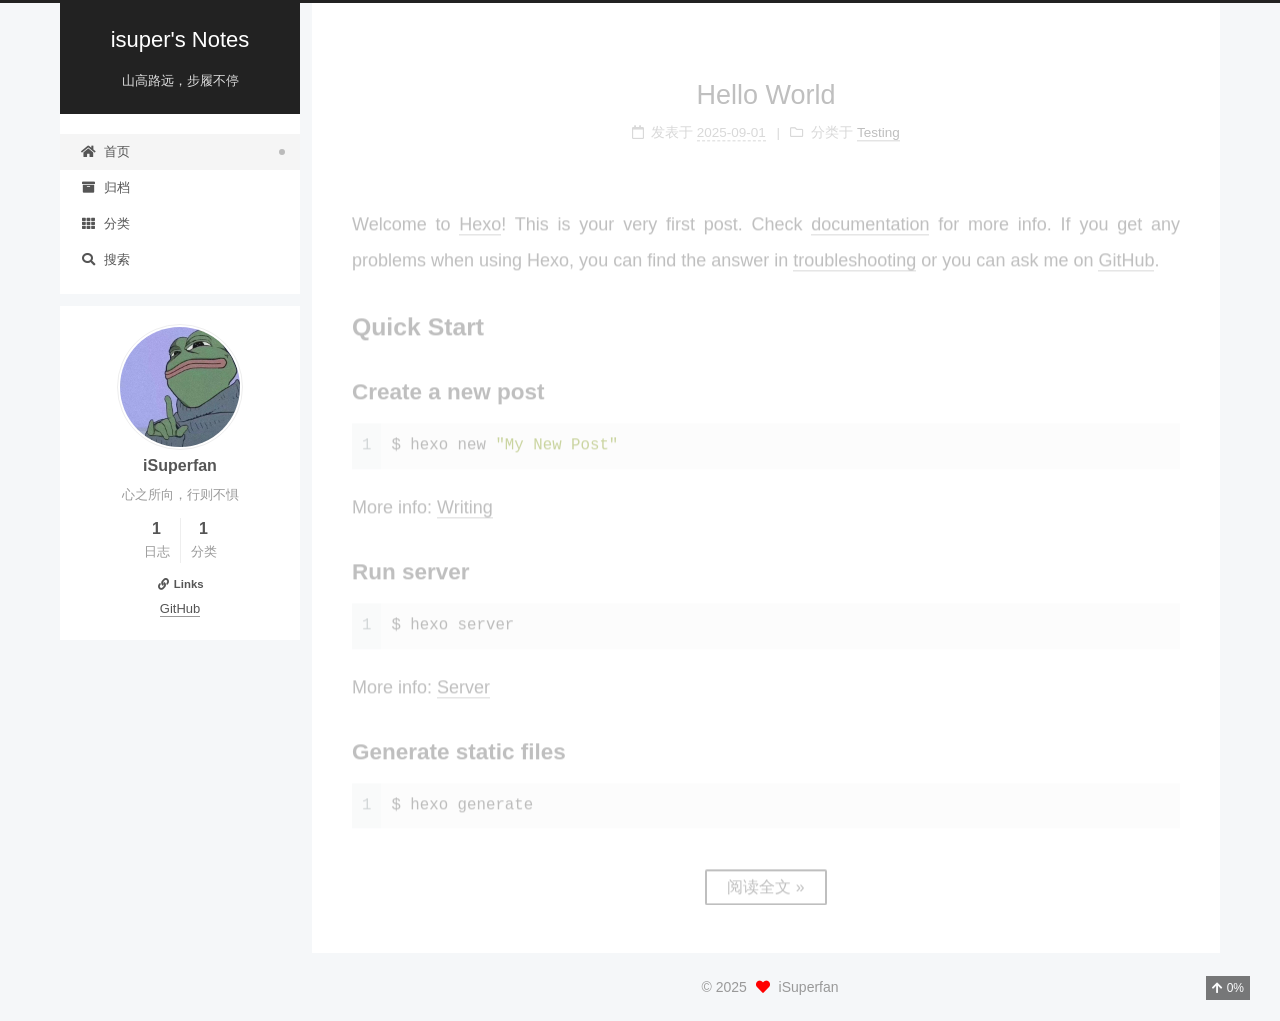
<file: index.html>
<!DOCTYPE html>
<html lang="zh-CN">
<head>
  <meta charset="UTF-8">
<meta name="viewport" content="width=device-width, initial-scale=1, maximum-scale=2">
<meta name="theme-color" content="#222">
<meta name="generator" content="Hexo 7.3.0">
  <link rel="apple-touch-icon" sizes="180x180" href="/images/apple-touch-icon-next.png">
  <link rel="icon" type="image/png" sizes="32x32" href="/images/favicon-32x32-next.png">
  <link rel="icon" type="image/png" sizes="16x16" href="/images/favicon-16x16-next.png">
  <link rel="mask-icon" href="/images/logo.svg" color="#222">

<link rel="stylesheet" href="/css/main.css">


<link rel="stylesheet" href="/lib/font-awesome/css/all.min.css">

<script id="hexo-configurations">
    var NexT = window.NexT || {};
    var CONFIG = {"hostname":"example.com","root":"/","scheme":"Pisces","version":"7.8.0","exturl":false,"sidebar":{"position":"left","display":"post","padding":18,"offset":12,"onmobile":false},"copycode":{"enable":false,"show_result":false,"style":null},"back2top":{"enable":true,"sidebar":false,"scrollpercent":true},"bookmark":{"enable":false,"color":"#222","save":"auto"},"fancybox":false,"mediumzoom":false,"lazyload":false,"pangu":false,"comments":{"style":"tabs","active":null,"storage":true,"lazyload":false,"nav":null},"algolia":{"hits":{"per_page":10},"labels":{"input_placeholder":"Search for Posts","hits_empty":"We didn't find any results for the search: ${query}","hits_stats":"${hits} results found in ${time} ms"}},"localsearch":{"enable":true,"trigger":"auto","top_n_per_article":1,"unescape":false,"preload":false},"motion":{"enable":true,"async":false,"transition":{"post_block":"fadeIn","post_header":"slideDownIn","post_body":"slideDownIn","coll_header":"slideLeftIn","sidebar":"slideUpIn"}},"path":"search.json"};
  </script>

  <meta name="description" content="心之所向，行则不惧">
<meta property="og:type" content="website">
<meta property="og:title" content="isuper&#39;s Notes">
<meta property="og:url" content="http://example.com/index.html">
<meta property="og:site_name" content="isuper&#39;s Notes">
<meta property="og:description" content="心之所向，行则不惧">
<meta property="og:locale" content="zh_CN">
<meta property="article:author" content="iSuperfan">
<meta property="article:tag" content="C、C++">
<meta name="twitter:card" content="summary">

<link rel="canonical" href="http://example.com/">


<script id="page-configurations">
  // https://hexo.io/docs/variables.html
  CONFIG.page = {
    sidebar: "",
    isHome : true,
    isPost : false,
    lang   : 'zh-CN'
  };
</script>

  <title>isuper's Notes</title>
  






  <noscript>
  <style>
  .use-motion .brand,
  .use-motion .menu-item,
  .sidebar-inner,
  .use-motion .post-block,
  .use-motion .pagination,
  .use-motion .comments,
  .use-motion .post-header,
  .use-motion .post-body,
  .use-motion .collection-header { opacity: initial; }

  .use-motion .site-title,
  .use-motion .site-subtitle {
    opacity: initial;
    top: initial;
  }

  .use-motion .logo-line-before i { left: initial; }
  .use-motion .logo-line-after i { right: initial; }
  </style>
</noscript>

</head>

<body itemscope itemtype="http://schema.org/WebPage">
  <div class="container use-motion">
    <div class="headband"></div>

    <header class="header" itemscope itemtype="http://schema.org/WPHeader">
      <div class="header-inner"><div class="site-brand-container">
  <div class="site-nav-toggle">
    <div class="toggle" aria-label="切换导航栏">
      <span class="toggle-line toggle-line-first"></span>
      <span class="toggle-line toggle-line-middle"></span>
      <span class="toggle-line toggle-line-last"></span>
    </div>
  </div>

  <div class="site-meta">

    <a href="/" class="brand" rel="start">
      <span class="logo-line-before"><i></i></span>
      <h1 class="site-title">isuper's Notes</h1>
      <span class="logo-line-after"><i></i></span>
    </a>
      <p class="site-subtitle" itemprop="description">山高路远，步履不停</p>
  </div>

  <div class="site-nav-right">
    <div class="toggle popup-trigger">
        <i class="fa fa-search fa-fw fa-lg"></i>
    </div>
  </div>
</div>




<nav class="site-nav">
  <ul id="menu" class="main-menu menu">
        <li class="menu-item menu-item-home">

    <a href="/" rel="section"><i class="fa fa-home fa-fw"></i>首页</a>

  </li>
        <li class="menu-item menu-item-archives">

    <a href="/archives/" rel="section"><i class="fa fa-archive fa-fw"></i>归档</a>

  </li>
        <li class="menu-item menu-item-categories">

    <a href="/categories/" rel="section"><i class="fa fa-th fa-fw"></i>分类</a>

  </li>
      <li class="menu-item menu-item-search">
        <a role="button" class="popup-trigger"><i class="fa fa-search fa-fw"></i>搜索
        </a>
      </li>
  </ul>
</nav>



  <div class="search-pop-overlay">
    <div class="popup search-popup">
        <div class="search-header">
  <span class="search-icon">
    <i class="fa fa-search"></i>
  </span>
  <div class="search-input-container">
    <input autocomplete="off" autocapitalize="off"
           placeholder="搜索..." spellcheck="false"
           type="search" class="search-input">
  </div>
  <span class="popup-btn-close">
    <i class="fa fa-times-circle"></i>
  </span>
</div>
<div id="search-result">
  <div id="no-result">
    <i class="fa fa-spinner fa-pulse fa-5x fa-fw"></i>
  </div>
</div>

    </div>
  </div>

</div>
    </header>

    
  <div class="back-to-top">
    <i class="fa fa-arrow-up"></i>
    <span>0%</span>
  </div>


    <main class="main">
      <div class="main-inner">
        <div class="content-wrap">
          

          <div class="content index posts-expand">
            
      
  
  
  <article itemscope itemtype="http://schema.org/Article" class="post-block" lang="zh-CN">
    <link itemprop="mainEntityOfPage" href="http://example.com/2025/09/01/hello-world/">

    <span hidden itemprop="author" itemscope itemtype="http://schema.org/Person">
      <meta itemprop="image" content="/images/avatar.jpg">
      <meta itemprop="name" content="iSuperfan">
      <meta itemprop="description" content="心之所向，行则不惧">
    </span>

    <span hidden itemprop="publisher" itemscope itemtype="http://schema.org/Organization">
      <meta itemprop="name" content="isuper's Notes">
    </span>
      <header class="post-header">
        <h2 class="post-title" itemprop="name headline">
          
            <a href="/2025/09/01/hello-world/" class="post-title-link" itemprop="url">Hello World</a>
        </h2>

        <div class="post-meta">
            <span class="post-meta-item">
              <span class="post-meta-item-icon">
                <i class="far fa-calendar"></i>
              </span>
              <span class="post-meta-item-text">发表于</span>
              

              <time title="创建时间：2025-09-01 09:23:58 / 修改时间：10:01:37" itemprop="dateCreated datePublished" datetime="2025-09-01T09:23:58+08:00">2025-09-01</time>
            </span>
            <span class="post-meta-item">
              <span class="post-meta-item-icon">
                <i class="far fa-folder"></i>
              </span>
              <span class="post-meta-item-text">分类于</span>
                <span itemprop="about" itemscope itemtype="http://schema.org/Thing">
                  <a href="/categories/Testing/" itemprop="url" rel="index"><span itemprop="name">Testing</span></a>
                </span>
            </span>

          

        </div>
      </header>

    
    
    
    <div class="post-body" itemprop="articleBody">

      
          <p>Welcome to <a target="_blank" rel="noopener" href="https://hexo.io/">Hexo</a>! This is your very first post. Check <a target="_blank" rel="noopener" href="https://hexo.io/docs/">documentation</a> for more info. If you get any problems when using Hexo, you can find the answer in <a target="_blank" rel="noopener" href="https://hexo.io/docs/troubleshooting.html">troubleshooting</a> or you can ask me on <a target="_blank" rel="noopener" href="https://github.com/hexojs/hexo/issues">GitHub</a>.</p>
<h2 id="Quick-Start"><a href="#Quick-Start" class="headerlink" title="Quick Start"></a>Quick Start</h2><h3 id="Create-a-new-post"><a href="#Create-a-new-post" class="headerlink" title="Create a new post"></a>Create a new post</h3><figure class="highlight bash"><table><tr><td class="gutter"><pre><span class="line">1</span><br></pre></td><td class="code"><pre><span class="line">$ hexo new <span class="string">&quot;My New Post&quot;</span></span><br></pre></td></tr></table></figure>

<p>More info: <a target="_blank" rel="noopener" href="https://hexo.io/docs/writing.html">Writing</a></p>
<h3 id="Run-server"><a href="#Run-server" class="headerlink" title="Run server"></a>Run server</h3><figure class="highlight bash"><table><tr><td class="gutter"><pre><span class="line">1</span><br></pre></td><td class="code"><pre><span class="line">$ hexo server</span><br></pre></td></tr></table></figure>

<p>More info: <a target="_blank" rel="noopener" href="https://hexo.io/docs/server.html">Server</a></p>
<h3 id="Generate-static-files"><a href="#Generate-static-files" class="headerlink" title="Generate static files"></a>Generate static files</h3><figure class="highlight bash"><table><tr><td class="gutter"><pre><span class="line">1</span><br></pre></td><td class="code"><pre><span class="line">$ hexo generate</span><br></pre></td></tr></table></figure>
          <!--noindex-->
            <div class="post-button">
              <a class="btn" href="/2025/09/01/hello-world/#more" rel="contents">
                阅读全文 &raquo;
              </a>
            </div>
          <!--/noindex-->
        
      
    </div>

    
    
    
      <footer class="post-footer">
        <div class="post-eof"></div>
      </footer>
  </article>
  
  
  


  



          </div>
          

<script>
  window.addEventListener('tabs:register', () => {
    let { activeClass } = CONFIG.comments;
    if (CONFIG.comments.storage) {
      activeClass = localStorage.getItem('comments_active') || activeClass;
    }
    if (activeClass) {
      let activeTab = document.querySelector(`a[href="#comment-${activeClass}"]`);
      if (activeTab) {
        activeTab.click();
      }
    }
  });
  if (CONFIG.comments.storage) {
    window.addEventListener('tabs:click', event => {
      if (!event.target.matches('.tabs-comment .tab-content .tab-pane')) return;
      let commentClass = event.target.classList[1];
      localStorage.setItem('comments_active', commentClass);
    });
  }
</script>

        </div>
          
  
  <div class="toggle sidebar-toggle">
    <span class="toggle-line toggle-line-first"></span>
    <span class="toggle-line toggle-line-middle"></span>
    <span class="toggle-line toggle-line-last"></span>
  </div>

  <aside class="sidebar">
    <div class="sidebar-inner">

      <ul class="sidebar-nav motion-element">
        <li class="sidebar-nav-toc">
          文章目录
        </li>
        <li class="sidebar-nav-overview">
          站点概览
        </li>
      </ul>

      <!--noindex-->
      <div class="post-toc-wrap sidebar-panel">
      </div>
      <!--/noindex-->

      <div class="site-overview-wrap sidebar-panel">
        <div class="site-author motion-element" itemprop="author" itemscope itemtype="http://schema.org/Person">
    <img class="site-author-image" itemprop="image" alt="iSuperfan"
      src="/images/avatar.jpg">
  <p class="site-author-name" itemprop="name">iSuperfan</p>
  <div class="site-description" itemprop="description">心之所向，行则不惧</div>
</div>
<div class="site-state-wrap motion-element">
  <nav class="site-state">
      <div class="site-state-item site-state-posts">
          <a href="/archives/">
        
          <span class="site-state-item-count">1</span>
          <span class="site-state-item-name">日志</span>
        </a>
      </div>
      <div class="site-state-item site-state-categories">
            <a href="/categories/">
          
        <span class="site-state-item-count">1</span>
        <span class="site-state-item-name">分类</span></a>
      </div>
  </nav>
</div>


  <div class="links-of-blogroll motion-element">
    <div class="links-of-blogroll-title"><i class="fa fa-link fa-fw"></i>
      Links
    </div>
    <ul class="links-of-blogroll-list">
        <li class="links-of-blogroll-item">
          <a href="https://cn.bing.com/" title="https:&#x2F;&#x2F;cn.bing.com&#x2F;" rel="noopener" target="_blank">GitHub</a>
        </li>
    </ul>
  </div>

      </div>

    </div>
  </aside>
  <div id="sidebar-dimmer"></div>


      </div>
    </main>

    <footer class="footer">
      <div class="footer-inner">
        

        

<div class="copyright">
  
  &copy; 
  <span itemprop="copyrightYear">2025</span>
  <span class="with-love">
    <i class="fa fa-heart"></i>
  </span>
  <span class="author" itemprop="copyrightHolder">iSuperfan</span>
</div>

        








      </div>
    </footer>
  </div>

  
  <script src="/lib/anime.min.js"></script>
  <script src="/lib/velocity/velocity.min.js"></script>
  <script src="/lib/velocity/velocity.ui.min.js"></script>

<script src="/js/utils.js"></script>

<script src="/js/motion.js"></script>


<script src="/js/schemes/pisces.js"></script>


<script src="/js/next-boot.js"></script>




  




  
<script src="/js/local-search.js"></script>













  

  

</body>
</html>
</file>
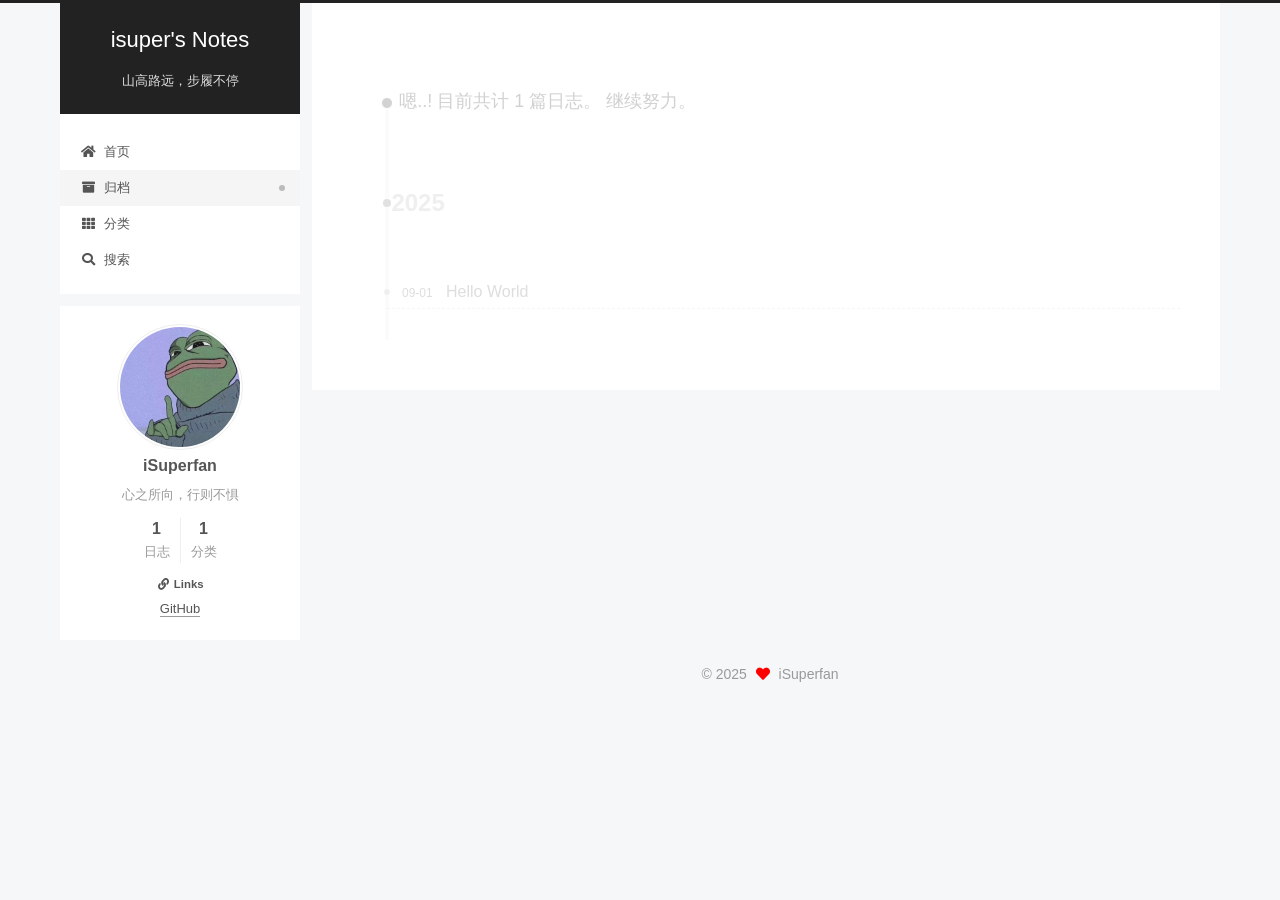
<file: archives/index.html>
<!DOCTYPE html>
<html lang="zh-CN">
<head>
  <meta charset="UTF-8">
<meta name="viewport" content="width=device-width, initial-scale=1, maximum-scale=2">
<meta name="theme-color" content="#222">
<meta name="generator" content="Hexo 7.3.0">
  <link rel="apple-touch-icon" sizes="180x180" href="/images/apple-touch-icon-next.png">
  <link rel="icon" type="image/png" sizes="32x32" href="/images/favicon-32x32-next.png">
  <link rel="icon" type="image/png" sizes="16x16" href="/images/favicon-16x16-next.png">
  <link rel="mask-icon" href="/images/logo.svg" color="#222">

<link rel="stylesheet" href="/css/main.css">


<link rel="stylesheet" href="/lib/font-awesome/css/all.min.css">

<script id="hexo-configurations">
    var NexT = window.NexT || {};
    var CONFIG = {"hostname":"example.com","root":"/","scheme":"Pisces","version":"7.8.0","exturl":false,"sidebar":{"position":"left","display":"post","padding":18,"offset":12,"onmobile":false},"copycode":{"enable":false,"show_result":false,"style":null},"back2top":{"enable":true,"sidebar":false,"scrollpercent":true},"bookmark":{"enable":false,"color":"#222","save":"auto"},"fancybox":false,"mediumzoom":false,"lazyload":false,"pangu":false,"comments":{"style":"tabs","active":null,"storage":true,"lazyload":false,"nav":null},"algolia":{"hits":{"per_page":10},"labels":{"input_placeholder":"Search for Posts","hits_empty":"We didn't find any results for the search: ${query}","hits_stats":"${hits} results found in ${time} ms"}},"localsearch":{"enable":true,"trigger":"auto","top_n_per_article":1,"unescape":false,"preload":false},"motion":{"enable":true,"async":false,"transition":{"post_block":"fadeIn","post_header":"slideDownIn","post_body":"slideDownIn","coll_header":"slideLeftIn","sidebar":"slideUpIn"}},"path":"search.json"};
  </script>

  <meta name="description" content="心之所向，行则不惧">
<meta property="og:type" content="website">
<meta property="og:title" content="isuper&#39;s Notes">
<meta property="og:url" content="http://example.com/archives/index.html">
<meta property="og:site_name" content="isuper&#39;s Notes">
<meta property="og:description" content="心之所向，行则不惧">
<meta property="og:locale" content="zh_CN">
<meta property="article:author" content="iSuperfan">
<meta property="article:tag" content="C、C++">
<meta name="twitter:card" content="summary">

<link rel="canonical" href="http://example.com/archives/">


<script id="page-configurations">
  // https://hexo.io/docs/variables.html
  CONFIG.page = {
    sidebar: "",
    isHome : false,
    isPost : false,
    lang   : 'zh-CN'
  };
</script>

  <title>归档 | isuper's Notes</title>
  






  <noscript>
  <style>
  .use-motion .brand,
  .use-motion .menu-item,
  .sidebar-inner,
  .use-motion .post-block,
  .use-motion .pagination,
  .use-motion .comments,
  .use-motion .post-header,
  .use-motion .post-body,
  .use-motion .collection-header { opacity: initial; }

  .use-motion .site-title,
  .use-motion .site-subtitle {
    opacity: initial;
    top: initial;
  }

  .use-motion .logo-line-before i { left: initial; }
  .use-motion .logo-line-after i { right: initial; }
  </style>
</noscript>

</head>

<body itemscope itemtype="http://schema.org/WebPage">
  <div class="container use-motion">
    <div class="headband"></div>

    <header class="header" itemscope itemtype="http://schema.org/WPHeader">
      <div class="header-inner"><div class="site-brand-container">
  <div class="site-nav-toggle">
    <div class="toggle" aria-label="切换导航栏">
      <span class="toggle-line toggle-line-first"></span>
      <span class="toggle-line toggle-line-middle"></span>
      <span class="toggle-line toggle-line-last"></span>
    </div>
  </div>

  <div class="site-meta">

    <a href="/" class="brand" rel="start">
      <span class="logo-line-before"><i></i></span>
      <h1 class="site-title">isuper's Notes</h1>
      <span class="logo-line-after"><i></i></span>
    </a>
      <p class="site-subtitle" itemprop="description">山高路远，步履不停</p>
  </div>

  <div class="site-nav-right">
    <div class="toggle popup-trigger">
        <i class="fa fa-search fa-fw fa-lg"></i>
    </div>
  </div>
</div>




<nav class="site-nav">
  <ul id="menu" class="main-menu menu">
        <li class="menu-item menu-item-home">

    <a href="/" rel="section"><i class="fa fa-home fa-fw"></i>首页</a>

  </li>
        <li class="menu-item menu-item-archives">

    <a href="/archives/" rel="section"><i class="fa fa-archive fa-fw"></i>归档</a>

  </li>
        <li class="menu-item menu-item-categories">

    <a href="/categories/" rel="section"><i class="fa fa-th fa-fw"></i>分类</a>

  </li>
      <li class="menu-item menu-item-search">
        <a role="button" class="popup-trigger"><i class="fa fa-search fa-fw"></i>搜索
        </a>
      </li>
  </ul>
</nav>



  <div class="search-pop-overlay">
    <div class="popup search-popup">
        <div class="search-header">
  <span class="search-icon">
    <i class="fa fa-search"></i>
  </span>
  <div class="search-input-container">
    <input autocomplete="off" autocapitalize="off"
           placeholder="搜索..." spellcheck="false"
           type="search" class="search-input">
  </div>
  <span class="popup-btn-close">
    <i class="fa fa-times-circle"></i>
  </span>
</div>
<div id="search-result">
  <div id="no-result">
    <i class="fa fa-spinner fa-pulse fa-5x fa-fw"></i>
  </div>
</div>

    </div>
  </div>

</div>
    </header>

    
  <div class="back-to-top">
    <i class="fa fa-arrow-up"></i>
    <span>0%</span>
  </div>


    <main class="main">
      <div class="main-inner">
        <div class="content-wrap">
          

          <div class="content archive">
            

  
  
  
  <div class="post-block">
    <div class="posts-collapse">
      <div class="collection-title">
        <span class="collection-header">嗯..! 目前共计 1 篇日志。 继续努力。</span>
      </div>

      
    <div class="collection-year">
      <span class="collection-header">2025</span>
    </div>

  <article itemscope itemtype="http://schema.org/Article">
    <header class="post-header">

      <div class="post-meta">
        <time itemprop="dateCreated"
              datetime="2025-09-01T09:23:58+08:00"
              content="2025-09-01">
          09-01
        </time>
      </div>

      <div class="post-title">
          <a class="post-title-link" href="/2025/09/01/hello-world/" itemprop="url">
            <span itemprop="name">Hello World</span>
          </a>
      </div>

    </header>
  </article>


    </div>
  </div>
  
  
  

  



          </div>
          

<script>
  window.addEventListener('tabs:register', () => {
    let { activeClass } = CONFIG.comments;
    if (CONFIG.comments.storage) {
      activeClass = localStorage.getItem('comments_active') || activeClass;
    }
    if (activeClass) {
      let activeTab = document.querySelector(`a[href="#comment-${activeClass}"]`);
      if (activeTab) {
        activeTab.click();
      }
    }
  });
  if (CONFIG.comments.storage) {
    window.addEventListener('tabs:click', event => {
      if (!event.target.matches('.tabs-comment .tab-content .tab-pane')) return;
      let commentClass = event.target.classList[1];
      localStorage.setItem('comments_active', commentClass);
    });
  }
</script>

        </div>
          
  
  <div class="toggle sidebar-toggle">
    <span class="toggle-line toggle-line-first"></span>
    <span class="toggle-line toggle-line-middle"></span>
    <span class="toggle-line toggle-line-last"></span>
  </div>

  <aside class="sidebar">
    <div class="sidebar-inner">

      <ul class="sidebar-nav motion-element">
        <li class="sidebar-nav-toc">
          文章目录
        </li>
        <li class="sidebar-nav-overview">
          站点概览
        </li>
      </ul>

      <!--noindex-->
      <div class="post-toc-wrap sidebar-panel">
      </div>
      <!--/noindex-->

      <div class="site-overview-wrap sidebar-panel">
        <div class="site-author motion-element" itemprop="author" itemscope itemtype="http://schema.org/Person">
    <img class="site-author-image" itemprop="image" alt="iSuperfan"
      src="/images/avatar.jpg">
  <p class="site-author-name" itemprop="name">iSuperfan</p>
  <div class="site-description" itemprop="description">心之所向，行则不惧</div>
</div>
<div class="site-state-wrap motion-element">
  <nav class="site-state">
      <div class="site-state-item site-state-posts">
          <a href="/archives/">
        
          <span class="site-state-item-count">1</span>
          <span class="site-state-item-name">日志</span>
        </a>
      </div>
      <div class="site-state-item site-state-categories">
            <a href="/categories/">
          
        <span class="site-state-item-count">1</span>
        <span class="site-state-item-name">分类</span></a>
      </div>
  </nav>
</div>


  <div class="links-of-blogroll motion-element">
    <div class="links-of-blogroll-title"><i class="fa fa-link fa-fw"></i>
      Links
    </div>
    <ul class="links-of-blogroll-list">
        <li class="links-of-blogroll-item">
          <a href="https://cn.bing.com/" title="https:&#x2F;&#x2F;cn.bing.com&#x2F;" rel="noopener" target="_blank">GitHub</a>
        </li>
    </ul>
  </div>

      </div>

    </div>
  </aside>
  <div id="sidebar-dimmer"></div>


      </div>
    </main>

    <footer class="footer">
      <div class="footer-inner">
        

        

<div class="copyright">
  
  &copy; 
  <span itemprop="copyrightYear">2025</span>
  <span class="with-love">
    <i class="fa fa-heart"></i>
  </span>
  <span class="author" itemprop="copyrightHolder">iSuperfan</span>
</div>

        








      </div>
    </footer>
  </div>

  
  <script src="/lib/anime.min.js"></script>
  <script src="/lib/velocity/velocity.min.js"></script>
  <script src="/lib/velocity/velocity.ui.min.js"></script>

<script src="/js/utils.js"></script>

<script src="/js/motion.js"></script>


<script src="/js/schemes/pisces.js"></script>


<script src="/js/next-boot.js"></script>




  




  
<script src="/js/local-search.js"></script>













  

  

</body>
</html>
</file>
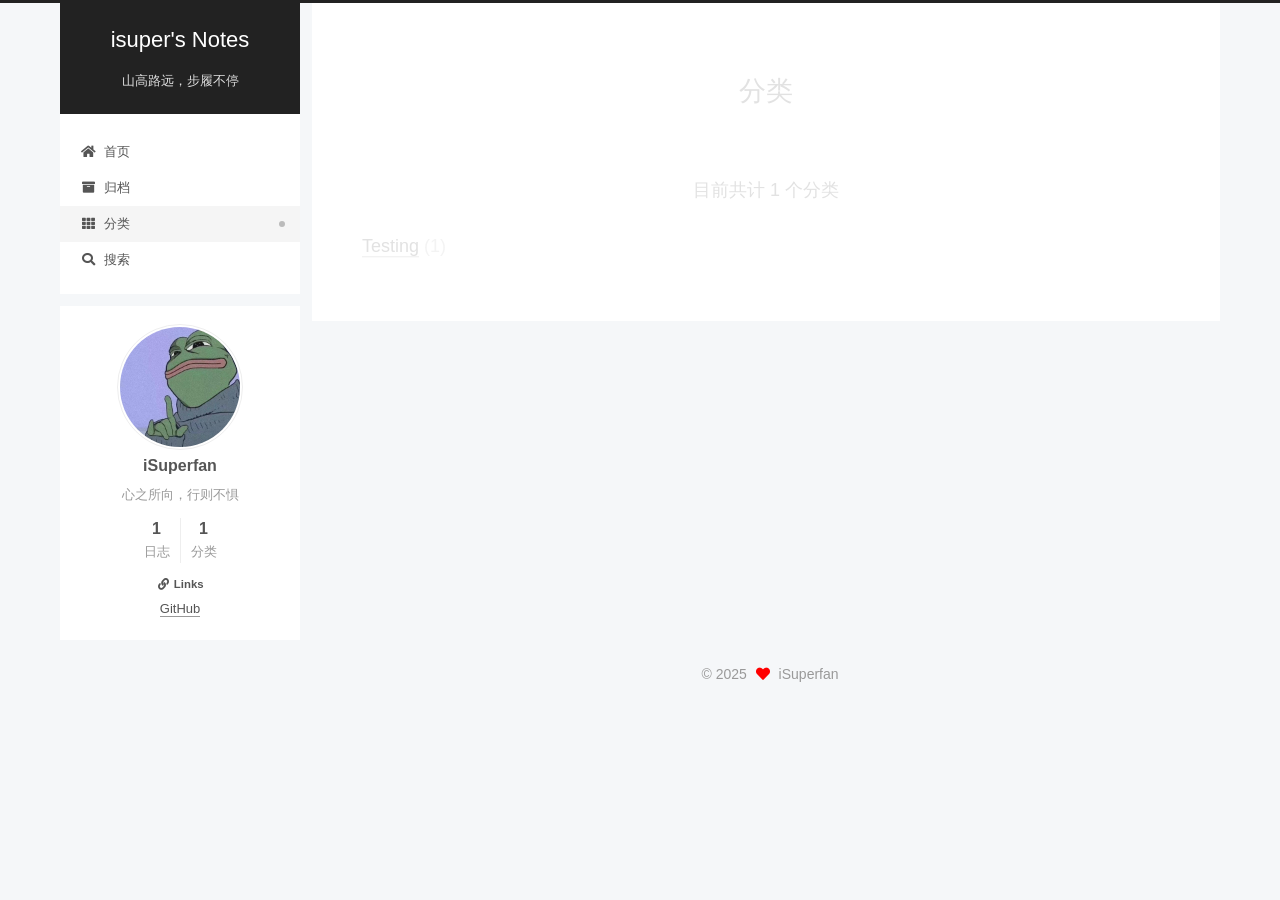
<file: categories/index.html>
<!DOCTYPE html>
<html lang="zh-CN">
<head>
  <meta charset="UTF-8">
<meta name="viewport" content="width=device-width, initial-scale=1, maximum-scale=2">
<meta name="theme-color" content="#222">
<meta name="generator" content="Hexo 7.3.0">
  <link rel="apple-touch-icon" sizes="180x180" href="/images/apple-touch-icon-next.png">
  <link rel="icon" type="image/png" sizes="32x32" href="/images/favicon-32x32-next.png">
  <link rel="icon" type="image/png" sizes="16x16" href="/images/favicon-16x16-next.png">
  <link rel="mask-icon" href="/images/logo.svg" color="#222">

<link rel="stylesheet" href="/css/main.css">


<link rel="stylesheet" href="/lib/font-awesome/css/all.min.css">

<script id="hexo-configurations">
    var NexT = window.NexT || {};
    var CONFIG = {"hostname":"example.com","root":"/","scheme":"Pisces","version":"7.8.0","exturl":false,"sidebar":{"position":"left","display":"post","padding":18,"offset":12,"onmobile":false},"copycode":{"enable":false,"show_result":false,"style":null},"back2top":{"enable":true,"sidebar":false,"scrollpercent":true},"bookmark":{"enable":false,"color":"#222","save":"auto"},"fancybox":false,"mediumzoom":false,"lazyload":false,"pangu":false,"comments":{"style":"tabs","active":null,"storage":true,"lazyload":false,"nav":null},"algolia":{"hits":{"per_page":10},"labels":{"input_placeholder":"Search for Posts","hits_empty":"We didn't find any results for the search: ${query}","hits_stats":"${hits} results found in ${time} ms"}},"localsearch":{"enable":true,"trigger":"auto","top_n_per_article":1,"unescape":false,"preload":false},"motion":{"enable":true,"async":false,"transition":{"post_block":"fadeIn","post_header":"slideDownIn","post_body":"slideDownIn","coll_header":"slideLeftIn","sidebar":"slideUpIn"}},"path":"search.json"};
  </script>

  <meta name="description" content="心之所向，行则不惧">
<meta property="og:type" content="website">
<meta property="og:title" content="分类">
<meta property="og:url" content="http://example.com/categories/index.html">
<meta property="og:site_name" content="isuper&#39;s Notes">
<meta property="og:description" content="心之所向，行则不惧">
<meta property="og:locale" content="zh_CN">
<meta property="article:published_time" content="2025-08-29T09:58:22.000Z">
<meta property="article:modified_time" content="2025-08-29T09:59:03.890Z">
<meta property="article:author" content="iSuperfan">
<meta property="article:tag" content="C、C++">
<meta name="twitter:card" content="summary">

<link rel="canonical" href="http://example.com/categories/">


<script id="page-configurations">
  // https://hexo.io/docs/variables.html
  CONFIG.page = {
    sidebar: "",
    isHome : false,
    isPost : false,
    lang   : 'zh-CN'
  };
</script>

  <title>分类 | isuper's Notes
</title>
  






  <noscript>
  <style>
  .use-motion .brand,
  .use-motion .menu-item,
  .sidebar-inner,
  .use-motion .post-block,
  .use-motion .pagination,
  .use-motion .comments,
  .use-motion .post-header,
  .use-motion .post-body,
  .use-motion .collection-header { opacity: initial; }

  .use-motion .site-title,
  .use-motion .site-subtitle {
    opacity: initial;
    top: initial;
  }

  .use-motion .logo-line-before i { left: initial; }
  .use-motion .logo-line-after i { right: initial; }
  </style>
</noscript>

</head>

<body itemscope itemtype="http://schema.org/WebPage">
  <div class="container use-motion">
    <div class="headband"></div>

    <header class="header" itemscope itemtype="http://schema.org/WPHeader">
      <div class="header-inner"><div class="site-brand-container">
  <div class="site-nav-toggle">
    <div class="toggle" aria-label="切换导航栏">
      <span class="toggle-line toggle-line-first"></span>
      <span class="toggle-line toggle-line-middle"></span>
      <span class="toggle-line toggle-line-last"></span>
    </div>
  </div>

  <div class="site-meta">

    <a href="/" class="brand" rel="start">
      <span class="logo-line-before"><i></i></span>
      <h1 class="site-title">isuper's Notes</h1>
      <span class="logo-line-after"><i></i></span>
    </a>
      <p class="site-subtitle" itemprop="description">山高路远，步履不停</p>
  </div>

  <div class="site-nav-right">
    <div class="toggle popup-trigger">
        <i class="fa fa-search fa-fw fa-lg"></i>
    </div>
  </div>
</div>




<nav class="site-nav">
  <ul id="menu" class="main-menu menu">
        <li class="menu-item menu-item-home">

    <a href="/" rel="section"><i class="fa fa-home fa-fw"></i>首页</a>

  </li>
        <li class="menu-item menu-item-archives">

    <a href="/archives/" rel="section"><i class="fa fa-archive fa-fw"></i>归档</a>

  </li>
        <li class="menu-item menu-item-categories">

    <a href="/categories/" rel="section"><i class="fa fa-th fa-fw"></i>分类</a>

  </li>
      <li class="menu-item menu-item-search">
        <a role="button" class="popup-trigger"><i class="fa fa-search fa-fw"></i>搜索
        </a>
      </li>
  </ul>
</nav>



  <div class="search-pop-overlay">
    <div class="popup search-popup">
        <div class="search-header">
  <span class="search-icon">
    <i class="fa fa-search"></i>
  </span>
  <div class="search-input-container">
    <input autocomplete="off" autocapitalize="off"
           placeholder="搜索..." spellcheck="false"
           type="search" class="search-input">
  </div>
  <span class="popup-btn-close">
    <i class="fa fa-times-circle"></i>
  </span>
</div>
<div id="search-result">
  <div id="no-result">
    <i class="fa fa-spinner fa-pulse fa-5x fa-fw"></i>
  </div>
</div>

    </div>
  </div>

</div>
    </header>

    
  <div class="back-to-top">
    <i class="fa fa-arrow-up"></i>
    <span>0%</span>
  </div>


    <main class="main">
      <div class="main-inner">
        <div class="content-wrap">
          
  
  

          <div class="content page posts-expand">
            

    
    
    
    <div class="post-block" lang="zh-CN">
      <header class="post-header">

<h1 class="post-title" itemprop="name headline">分类
</h1>

<div class="post-meta">
  

</div>

</header>

      
      
      
      <div class="post-body">
          <div class="category-all-page">
            <div class="category-all-title">
              目前共计 1 个分类
            </div>
            <div class="category-all">
              <ul class="category-list"><li class="category-list-item"><a class="category-list-link" href="/categories/Testing/">Testing</a><span class="category-list-count">1</span></li></ul>
            </div>
          </div>
        
      </div>
      
      
      
    </div>
    

    
    
    


          </div>
          

<script>
  window.addEventListener('tabs:register', () => {
    let { activeClass } = CONFIG.comments;
    if (CONFIG.comments.storage) {
      activeClass = localStorage.getItem('comments_active') || activeClass;
    }
    if (activeClass) {
      let activeTab = document.querySelector(`a[href="#comment-${activeClass}"]`);
      if (activeTab) {
        activeTab.click();
      }
    }
  });
  if (CONFIG.comments.storage) {
    window.addEventListener('tabs:click', event => {
      if (!event.target.matches('.tabs-comment .tab-content .tab-pane')) return;
      let commentClass = event.target.classList[1];
      localStorage.setItem('comments_active', commentClass);
    });
  }
</script>

        </div>
          
  
  <div class="toggle sidebar-toggle">
    <span class="toggle-line toggle-line-first"></span>
    <span class="toggle-line toggle-line-middle"></span>
    <span class="toggle-line toggle-line-last"></span>
  </div>

  <aside class="sidebar">
    <div class="sidebar-inner">

      <ul class="sidebar-nav motion-element">
        <li class="sidebar-nav-toc">
          文章目录
        </li>
        <li class="sidebar-nav-overview">
          站点概览
        </li>
      </ul>

      <!--noindex-->
      <div class="post-toc-wrap sidebar-panel">
      </div>
      <!--/noindex-->

      <div class="site-overview-wrap sidebar-panel">
        <div class="site-author motion-element" itemprop="author" itemscope itemtype="http://schema.org/Person">
    <img class="site-author-image" itemprop="image" alt="iSuperfan"
      src="/images/avatar.jpg">
  <p class="site-author-name" itemprop="name">iSuperfan</p>
  <div class="site-description" itemprop="description">心之所向，行则不惧</div>
</div>
<div class="site-state-wrap motion-element">
  <nav class="site-state">
      <div class="site-state-item site-state-posts">
          <a href="/archives/">
        
          <span class="site-state-item-count">1</span>
          <span class="site-state-item-name">日志</span>
        </a>
      </div>
      <div class="site-state-item site-state-categories">
            <a href="/categories/">
          
        <span class="site-state-item-count">1</span>
        <span class="site-state-item-name">分类</span></a>
      </div>
  </nav>
</div>


  <div class="links-of-blogroll motion-element">
    <div class="links-of-blogroll-title"><i class="fa fa-link fa-fw"></i>
      Links
    </div>
    <ul class="links-of-blogroll-list">
        <li class="links-of-blogroll-item">
          <a href="https://cn.bing.com/" title="https:&#x2F;&#x2F;cn.bing.com&#x2F;" rel="noopener" target="_blank">GitHub</a>
        </li>
    </ul>
  </div>

      </div>

    </div>
  </aside>
  <div id="sidebar-dimmer"></div>


      </div>
    </main>

    <footer class="footer">
      <div class="footer-inner">
        

        

<div class="copyright">
  
  &copy; 
  <span itemprop="copyrightYear">2025</span>
  <span class="with-love">
    <i class="fa fa-heart"></i>
  </span>
  <span class="author" itemprop="copyrightHolder">iSuperfan</span>
</div>

        








      </div>
    </footer>
  </div>

  
  <script src="/lib/anime.min.js"></script>
  <script src="/lib/velocity/velocity.min.js"></script>
  <script src="/lib/velocity/velocity.ui.min.js"></script>

<script src="/js/utils.js"></script>

<script src="/js/motion.js"></script>


<script src="/js/schemes/pisces.js"></script>


<script src="/js/next-boot.js"></script>




  




  
<script src="/js/local-search.js"></script>













  

  

</body>
</html>
</file>
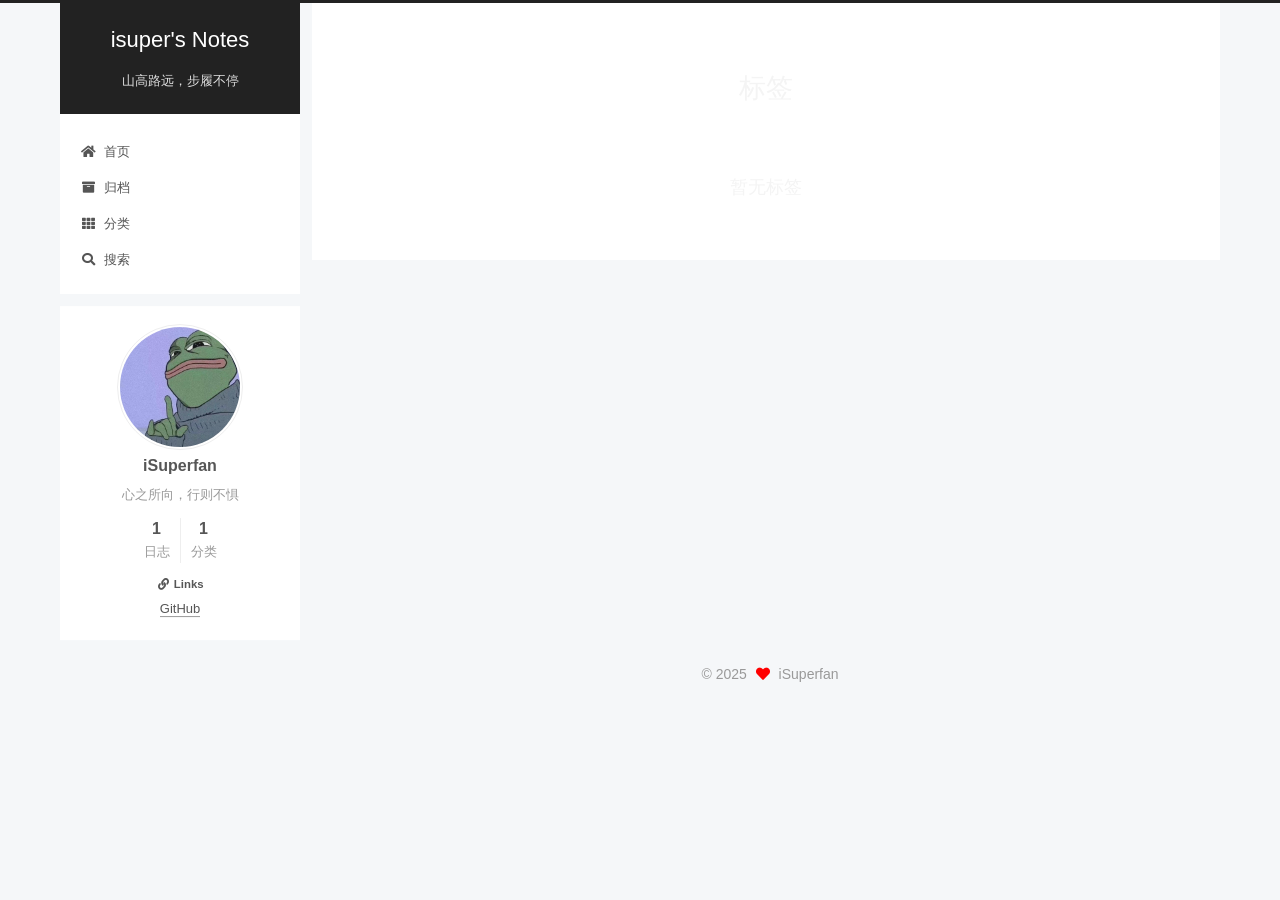
<file: tags/index.html>
<!DOCTYPE html>
<html lang="zh-CN">
<head>
  <meta charset="UTF-8">
<meta name="viewport" content="width=device-width, initial-scale=1, maximum-scale=2">
<meta name="theme-color" content="#222">
<meta name="generator" content="Hexo 7.3.0">
  <link rel="apple-touch-icon" sizes="180x180" href="/images/apple-touch-icon-next.png">
  <link rel="icon" type="image/png" sizes="32x32" href="/images/favicon-32x32-next.png">
  <link rel="icon" type="image/png" sizes="16x16" href="/images/favicon-16x16-next.png">
  <link rel="mask-icon" href="/images/logo.svg" color="#222">

<link rel="stylesheet" href="/css/main.css">


<link rel="stylesheet" href="/lib/font-awesome/css/all.min.css">

<script id="hexo-configurations">
    var NexT = window.NexT || {};
    var CONFIG = {"hostname":"example.com","root":"/","scheme":"Pisces","version":"7.8.0","exturl":false,"sidebar":{"position":"left","display":"post","padding":18,"offset":12,"onmobile":false},"copycode":{"enable":false,"show_result":false,"style":null},"back2top":{"enable":true,"sidebar":false,"scrollpercent":true},"bookmark":{"enable":false,"color":"#222","save":"auto"},"fancybox":false,"mediumzoom":false,"lazyload":false,"pangu":false,"comments":{"style":"tabs","active":null,"storage":true,"lazyload":false,"nav":null},"algolia":{"hits":{"per_page":10},"labels":{"input_placeholder":"Search for Posts","hits_empty":"We didn't find any results for the search: ${query}","hits_stats":"${hits} results found in ${time} ms"}},"localsearch":{"enable":true,"trigger":"auto","top_n_per_article":1,"unescape":false,"preload":false},"motion":{"enable":true,"async":false,"transition":{"post_block":"fadeIn","post_header":"slideDownIn","post_body":"slideDownIn","coll_header":"slideLeftIn","sidebar":"slideUpIn"}},"path":"search.json"};
  </script>

  <meta name="description" content="心之所向，行则不惧">
<meta property="og:type" content="website">
<meta property="og:title" content="标签">
<meta property="og:url" content="http://example.com/tags/index.html">
<meta property="og:site_name" content="isuper&#39;s Notes">
<meta property="og:description" content="心之所向，行则不惧">
<meta property="og:locale" content="zh_CN">
<meta property="article:published_time" content="2021-01-25T14:54:58.000Z">
<meta property="article:modified_time" content="2025-08-29T09:56:44.229Z">
<meta property="article:author" content="iSuperfan">
<meta property="article:tag" content="C、C++">
<meta name="twitter:card" content="summary">

<link rel="canonical" href="http://example.com/tags/">


<script id="page-configurations">
  // https://hexo.io/docs/variables.html
  CONFIG.page = {
    sidebar: "",
    isHome : false,
    isPost : false,
    lang   : 'zh-CN'
  };
</script>

  <title>标签 | isuper's Notes
</title>
  






  <noscript>
  <style>
  .use-motion .brand,
  .use-motion .menu-item,
  .sidebar-inner,
  .use-motion .post-block,
  .use-motion .pagination,
  .use-motion .comments,
  .use-motion .post-header,
  .use-motion .post-body,
  .use-motion .collection-header { opacity: initial; }

  .use-motion .site-title,
  .use-motion .site-subtitle {
    opacity: initial;
    top: initial;
  }

  .use-motion .logo-line-before i { left: initial; }
  .use-motion .logo-line-after i { right: initial; }
  </style>
</noscript>

</head>

<body itemscope itemtype="http://schema.org/WebPage">
  <div class="container use-motion">
    <div class="headband"></div>

    <header class="header" itemscope itemtype="http://schema.org/WPHeader">
      <div class="header-inner"><div class="site-brand-container">
  <div class="site-nav-toggle">
    <div class="toggle" aria-label="切换导航栏">
      <span class="toggle-line toggle-line-first"></span>
      <span class="toggle-line toggle-line-middle"></span>
      <span class="toggle-line toggle-line-last"></span>
    </div>
  </div>

  <div class="site-meta">

    <a href="/" class="brand" rel="start">
      <span class="logo-line-before"><i></i></span>
      <h1 class="site-title">isuper's Notes</h1>
      <span class="logo-line-after"><i></i></span>
    </a>
      <p class="site-subtitle" itemprop="description">山高路远，步履不停</p>
  </div>

  <div class="site-nav-right">
    <div class="toggle popup-trigger">
        <i class="fa fa-search fa-fw fa-lg"></i>
    </div>
  </div>
</div>




<nav class="site-nav">
  <ul id="menu" class="main-menu menu">
        <li class="menu-item menu-item-home">

    <a href="/" rel="section"><i class="fa fa-home fa-fw"></i>首页</a>

  </li>
        <li class="menu-item menu-item-archives">

    <a href="/archives/" rel="section"><i class="fa fa-archive fa-fw"></i>归档</a>

  </li>
        <li class="menu-item menu-item-categories">

    <a href="/categories/" rel="section"><i class="fa fa-th fa-fw"></i>分类</a>

  </li>
      <li class="menu-item menu-item-search">
        <a role="button" class="popup-trigger"><i class="fa fa-search fa-fw"></i>搜索
        </a>
      </li>
  </ul>
</nav>



  <div class="search-pop-overlay">
    <div class="popup search-popup">
        <div class="search-header">
  <span class="search-icon">
    <i class="fa fa-search"></i>
  </span>
  <div class="search-input-container">
    <input autocomplete="off" autocapitalize="off"
           placeholder="搜索..." spellcheck="false"
           type="search" class="search-input">
  </div>
  <span class="popup-btn-close">
    <i class="fa fa-times-circle"></i>
  </span>
</div>
<div id="search-result">
  <div id="no-result">
    <i class="fa fa-spinner fa-pulse fa-5x fa-fw"></i>
  </div>
</div>

    </div>
  </div>

</div>
    </header>

    
  <div class="back-to-top">
    <i class="fa fa-arrow-up"></i>
    <span>0%</span>
  </div>


    <main class="main">
      <div class="main-inner">
        <div class="content-wrap">
          
  
  

          <div class="content page posts-expand">
            

    
    
    
    <div class="post-block" lang="zh-CN">
      <header class="post-header">

<h1 class="post-title" itemprop="name headline">标签
</h1>

<div class="post-meta">
  

</div>

</header>

      
      
      
      <div class="post-body">
          <div class="tag-cloud">
            <div class="tag-cloud-title">
              暂无标签
            </div>
            <div class="tag-cloud-tags">
              
            </div>
          </div>
        
      </div>
      
      
      
    </div>
    

    
    
    


          </div>
          

<script>
  window.addEventListener('tabs:register', () => {
    let { activeClass } = CONFIG.comments;
    if (CONFIG.comments.storage) {
      activeClass = localStorage.getItem('comments_active') || activeClass;
    }
    if (activeClass) {
      let activeTab = document.querySelector(`a[href="#comment-${activeClass}"]`);
      if (activeTab) {
        activeTab.click();
      }
    }
  });
  if (CONFIG.comments.storage) {
    window.addEventListener('tabs:click', event => {
      if (!event.target.matches('.tabs-comment .tab-content .tab-pane')) return;
      let commentClass = event.target.classList[1];
      localStorage.setItem('comments_active', commentClass);
    });
  }
</script>

        </div>
          
  
  <div class="toggle sidebar-toggle">
    <span class="toggle-line toggle-line-first"></span>
    <span class="toggle-line toggle-line-middle"></span>
    <span class="toggle-line toggle-line-last"></span>
  </div>

  <aside class="sidebar">
    <div class="sidebar-inner">

      <ul class="sidebar-nav motion-element">
        <li class="sidebar-nav-toc">
          文章目录
        </li>
        <li class="sidebar-nav-overview">
          站点概览
        </li>
      </ul>

      <!--noindex-->
      <div class="post-toc-wrap sidebar-panel">
      </div>
      <!--/noindex-->

      <div class="site-overview-wrap sidebar-panel">
        <div class="site-author motion-element" itemprop="author" itemscope itemtype="http://schema.org/Person">
    <img class="site-author-image" itemprop="image" alt="iSuperfan"
      src="/images/avatar.jpg">
  <p class="site-author-name" itemprop="name">iSuperfan</p>
  <div class="site-description" itemprop="description">心之所向，行则不惧</div>
</div>
<div class="site-state-wrap motion-element">
  <nav class="site-state">
      <div class="site-state-item site-state-posts">
          <a href="/archives/">
        
          <span class="site-state-item-count">1</span>
          <span class="site-state-item-name">日志</span>
        </a>
      </div>
      <div class="site-state-item site-state-categories">
            <a href="/categories/">
          
        <span class="site-state-item-count">1</span>
        <span class="site-state-item-name">分类</span></a>
      </div>
  </nav>
</div>


  <div class="links-of-blogroll motion-element">
    <div class="links-of-blogroll-title"><i class="fa fa-link fa-fw"></i>
      Links
    </div>
    <ul class="links-of-blogroll-list">
        <li class="links-of-blogroll-item">
          <a href="https://cn.bing.com/" title="https:&#x2F;&#x2F;cn.bing.com&#x2F;" rel="noopener" target="_blank">GitHub</a>
        </li>
    </ul>
  </div>

      </div>

    </div>
  </aside>
  <div id="sidebar-dimmer"></div>


      </div>
    </main>

    <footer class="footer">
      <div class="footer-inner">
        

        

<div class="copyright">
  
  &copy; 
  <span itemprop="copyrightYear">2025</span>
  <span class="with-love">
    <i class="fa fa-heart"></i>
  </span>
  <span class="author" itemprop="copyrightHolder">iSuperfan</span>
</div>

        








      </div>
    </footer>
  </div>

  
  <script src="/lib/anime.min.js"></script>
  <script src="/lib/velocity/velocity.min.js"></script>
  <script src="/lib/velocity/velocity.ui.min.js"></script>

<script src="/js/utils.js"></script>

<script src="/js/motion.js"></script>


<script src="/js/schemes/pisces.js"></script>


<script src="/js/next-boot.js"></script>




  




  
<script src="/js/local-search.js"></script>













  

  

</body>
</html>
</file>
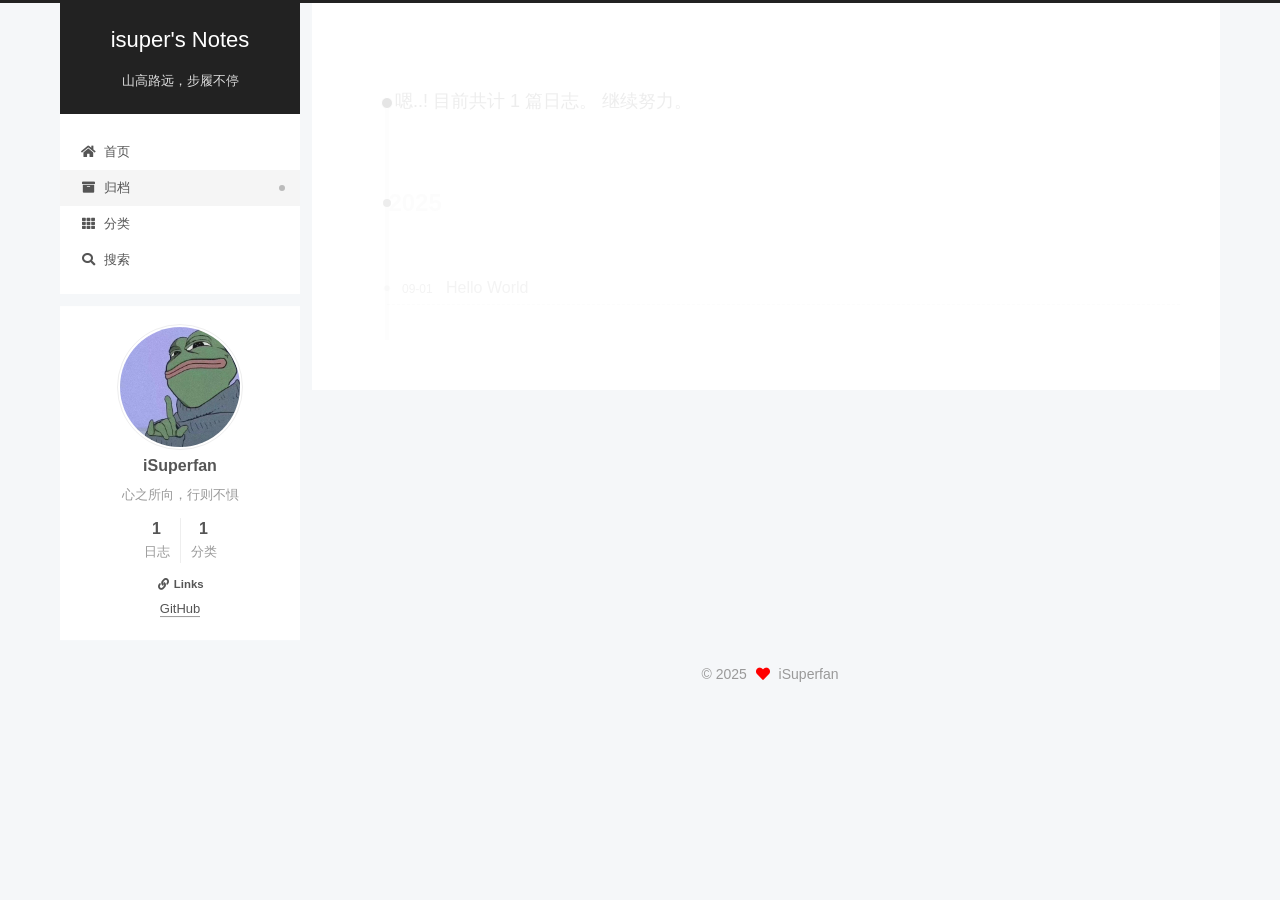
<file: archives/2025/index.html>
<!DOCTYPE html>
<html lang="zh-CN">
<head>
  <meta charset="UTF-8">
<meta name="viewport" content="width=device-width, initial-scale=1, maximum-scale=2">
<meta name="theme-color" content="#222">
<meta name="generator" content="Hexo 7.3.0">
  <link rel="apple-touch-icon" sizes="180x180" href="/images/apple-touch-icon-next.png">
  <link rel="icon" type="image/png" sizes="32x32" href="/images/favicon-32x32-next.png">
  <link rel="icon" type="image/png" sizes="16x16" href="/images/favicon-16x16-next.png">
  <link rel="mask-icon" href="/images/logo.svg" color="#222">

<link rel="stylesheet" href="/css/main.css">


<link rel="stylesheet" href="/lib/font-awesome/css/all.min.css">

<script id="hexo-configurations">
    var NexT = window.NexT || {};
    var CONFIG = {"hostname":"example.com","root":"/","scheme":"Pisces","version":"7.8.0","exturl":false,"sidebar":{"position":"left","display":"post","padding":18,"offset":12,"onmobile":false},"copycode":{"enable":false,"show_result":false,"style":null},"back2top":{"enable":true,"sidebar":false,"scrollpercent":true},"bookmark":{"enable":false,"color":"#222","save":"auto"},"fancybox":false,"mediumzoom":false,"lazyload":false,"pangu":false,"comments":{"style":"tabs","active":null,"storage":true,"lazyload":false,"nav":null},"algolia":{"hits":{"per_page":10},"labels":{"input_placeholder":"Search for Posts","hits_empty":"We didn't find any results for the search: ${query}","hits_stats":"${hits} results found in ${time} ms"}},"localsearch":{"enable":true,"trigger":"auto","top_n_per_article":1,"unescape":false,"preload":false},"motion":{"enable":true,"async":false,"transition":{"post_block":"fadeIn","post_header":"slideDownIn","post_body":"slideDownIn","coll_header":"slideLeftIn","sidebar":"slideUpIn"}},"path":"search.json"};
  </script>

  <meta name="description" content="心之所向，行则不惧">
<meta property="og:type" content="website">
<meta property="og:title" content="isuper&#39;s Notes">
<meta property="og:url" content="http://example.com/archives/2025/index.html">
<meta property="og:site_name" content="isuper&#39;s Notes">
<meta property="og:description" content="心之所向，行则不惧">
<meta property="og:locale" content="zh_CN">
<meta property="article:author" content="iSuperfan">
<meta property="article:tag" content="C、C++">
<meta name="twitter:card" content="summary">

<link rel="canonical" href="http://example.com/archives/2025/">


<script id="page-configurations">
  // https://hexo.io/docs/variables.html
  CONFIG.page = {
    sidebar: "",
    isHome : false,
    isPost : false,
    lang   : 'zh-CN'
  };
</script>

  <title>归档 | isuper's Notes</title>
  






  <noscript>
  <style>
  .use-motion .brand,
  .use-motion .menu-item,
  .sidebar-inner,
  .use-motion .post-block,
  .use-motion .pagination,
  .use-motion .comments,
  .use-motion .post-header,
  .use-motion .post-body,
  .use-motion .collection-header { opacity: initial; }

  .use-motion .site-title,
  .use-motion .site-subtitle {
    opacity: initial;
    top: initial;
  }

  .use-motion .logo-line-before i { left: initial; }
  .use-motion .logo-line-after i { right: initial; }
  </style>
</noscript>

</head>

<body itemscope itemtype="http://schema.org/WebPage">
  <div class="container use-motion">
    <div class="headband"></div>

    <header class="header" itemscope itemtype="http://schema.org/WPHeader">
      <div class="header-inner"><div class="site-brand-container">
  <div class="site-nav-toggle">
    <div class="toggle" aria-label="切换导航栏">
      <span class="toggle-line toggle-line-first"></span>
      <span class="toggle-line toggle-line-middle"></span>
      <span class="toggle-line toggle-line-last"></span>
    </div>
  </div>

  <div class="site-meta">

    <a href="/" class="brand" rel="start">
      <span class="logo-line-before"><i></i></span>
      <h1 class="site-title">isuper's Notes</h1>
      <span class="logo-line-after"><i></i></span>
    </a>
      <p class="site-subtitle" itemprop="description">山高路远，步履不停</p>
  </div>

  <div class="site-nav-right">
    <div class="toggle popup-trigger">
        <i class="fa fa-search fa-fw fa-lg"></i>
    </div>
  </div>
</div>




<nav class="site-nav">
  <ul id="menu" class="main-menu menu">
        <li class="menu-item menu-item-home">

    <a href="/" rel="section"><i class="fa fa-home fa-fw"></i>首页</a>

  </li>
        <li class="menu-item menu-item-archives">

    <a href="/archives/" rel="section"><i class="fa fa-archive fa-fw"></i>归档</a>

  </li>
        <li class="menu-item menu-item-categories">

    <a href="/categories/" rel="section"><i class="fa fa-th fa-fw"></i>分类</a>

  </li>
      <li class="menu-item menu-item-search">
        <a role="button" class="popup-trigger"><i class="fa fa-search fa-fw"></i>搜索
        </a>
      </li>
  </ul>
</nav>



  <div class="search-pop-overlay">
    <div class="popup search-popup">
        <div class="search-header">
  <span class="search-icon">
    <i class="fa fa-search"></i>
  </span>
  <div class="search-input-container">
    <input autocomplete="off" autocapitalize="off"
           placeholder="搜索..." spellcheck="false"
           type="search" class="search-input">
  </div>
  <span class="popup-btn-close">
    <i class="fa fa-times-circle"></i>
  </span>
</div>
<div id="search-result">
  <div id="no-result">
    <i class="fa fa-spinner fa-pulse fa-5x fa-fw"></i>
  </div>
</div>

    </div>
  </div>

</div>
    </header>

    
  <div class="back-to-top">
    <i class="fa fa-arrow-up"></i>
    <span>0%</span>
  </div>


    <main class="main">
      <div class="main-inner">
        <div class="content-wrap">
          

          <div class="content archive">
            

  
  
  
  <div class="post-block">
    <div class="posts-collapse">
      <div class="collection-title">
        <span class="collection-header">嗯..! 目前共计 1 篇日志。 继续努力。</span>
      </div>

      
    <div class="collection-year">
      <span class="collection-header">2025</span>
    </div>

  <article itemscope itemtype="http://schema.org/Article">
    <header class="post-header">

      <div class="post-meta">
        <time itemprop="dateCreated"
              datetime="2025-09-01T09:23:58+08:00"
              content="2025-09-01">
          09-01
        </time>
      </div>

      <div class="post-title">
          <a class="post-title-link" href="/2025/09/01/hello-world/" itemprop="url">
            <span itemprop="name">Hello World</span>
          </a>
      </div>

    </header>
  </article>


    </div>
  </div>
  
  
  

  



          </div>
          

<script>
  window.addEventListener('tabs:register', () => {
    let { activeClass } = CONFIG.comments;
    if (CONFIG.comments.storage) {
      activeClass = localStorage.getItem('comments_active') || activeClass;
    }
    if (activeClass) {
      let activeTab = document.querySelector(`a[href="#comment-${activeClass}"]`);
      if (activeTab) {
        activeTab.click();
      }
    }
  });
  if (CONFIG.comments.storage) {
    window.addEventListener('tabs:click', event => {
      if (!event.target.matches('.tabs-comment .tab-content .tab-pane')) return;
      let commentClass = event.target.classList[1];
      localStorage.setItem('comments_active', commentClass);
    });
  }
</script>

        </div>
          
  
  <div class="toggle sidebar-toggle">
    <span class="toggle-line toggle-line-first"></span>
    <span class="toggle-line toggle-line-middle"></span>
    <span class="toggle-line toggle-line-last"></span>
  </div>

  <aside class="sidebar">
    <div class="sidebar-inner">

      <ul class="sidebar-nav motion-element">
        <li class="sidebar-nav-toc">
          文章目录
        </li>
        <li class="sidebar-nav-overview">
          站点概览
        </li>
      </ul>

      <!--noindex-->
      <div class="post-toc-wrap sidebar-panel">
      </div>
      <!--/noindex-->

      <div class="site-overview-wrap sidebar-panel">
        <div class="site-author motion-element" itemprop="author" itemscope itemtype="http://schema.org/Person">
    <img class="site-author-image" itemprop="image" alt="iSuperfan"
      src="/images/avatar.jpg">
  <p class="site-author-name" itemprop="name">iSuperfan</p>
  <div class="site-description" itemprop="description">心之所向，行则不惧</div>
</div>
<div class="site-state-wrap motion-element">
  <nav class="site-state">
      <div class="site-state-item site-state-posts">
          <a href="/archives/">
        
          <span class="site-state-item-count">1</span>
          <span class="site-state-item-name">日志</span>
        </a>
      </div>
      <div class="site-state-item site-state-categories">
            <a href="/categories/">
          
        <span class="site-state-item-count">1</span>
        <span class="site-state-item-name">分类</span></a>
      </div>
  </nav>
</div>


  <div class="links-of-blogroll motion-element">
    <div class="links-of-blogroll-title"><i class="fa fa-link fa-fw"></i>
      Links
    </div>
    <ul class="links-of-blogroll-list">
        <li class="links-of-blogroll-item">
          <a href="https://cn.bing.com/" title="https:&#x2F;&#x2F;cn.bing.com&#x2F;" rel="noopener" target="_blank">GitHub</a>
        </li>
    </ul>
  </div>

      </div>

    </div>
  </aside>
  <div id="sidebar-dimmer"></div>


      </div>
    </main>

    <footer class="footer">
      <div class="footer-inner">
        

        

<div class="copyright">
  
  &copy; 
  <span itemprop="copyrightYear">2025</span>
  <span class="with-love">
    <i class="fa fa-heart"></i>
  </span>
  <span class="author" itemprop="copyrightHolder">iSuperfan</span>
</div>

        








      </div>
    </footer>
  </div>

  
  <script src="/lib/anime.min.js"></script>
  <script src="/lib/velocity/velocity.min.js"></script>
  <script src="/lib/velocity/velocity.ui.min.js"></script>

<script src="/js/utils.js"></script>

<script src="/js/motion.js"></script>


<script src="/js/schemes/pisces.js"></script>


<script src="/js/next-boot.js"></script>




  




  
<script src="/js/local-search.js"></script>













  

  

</body>
</html>
</file>
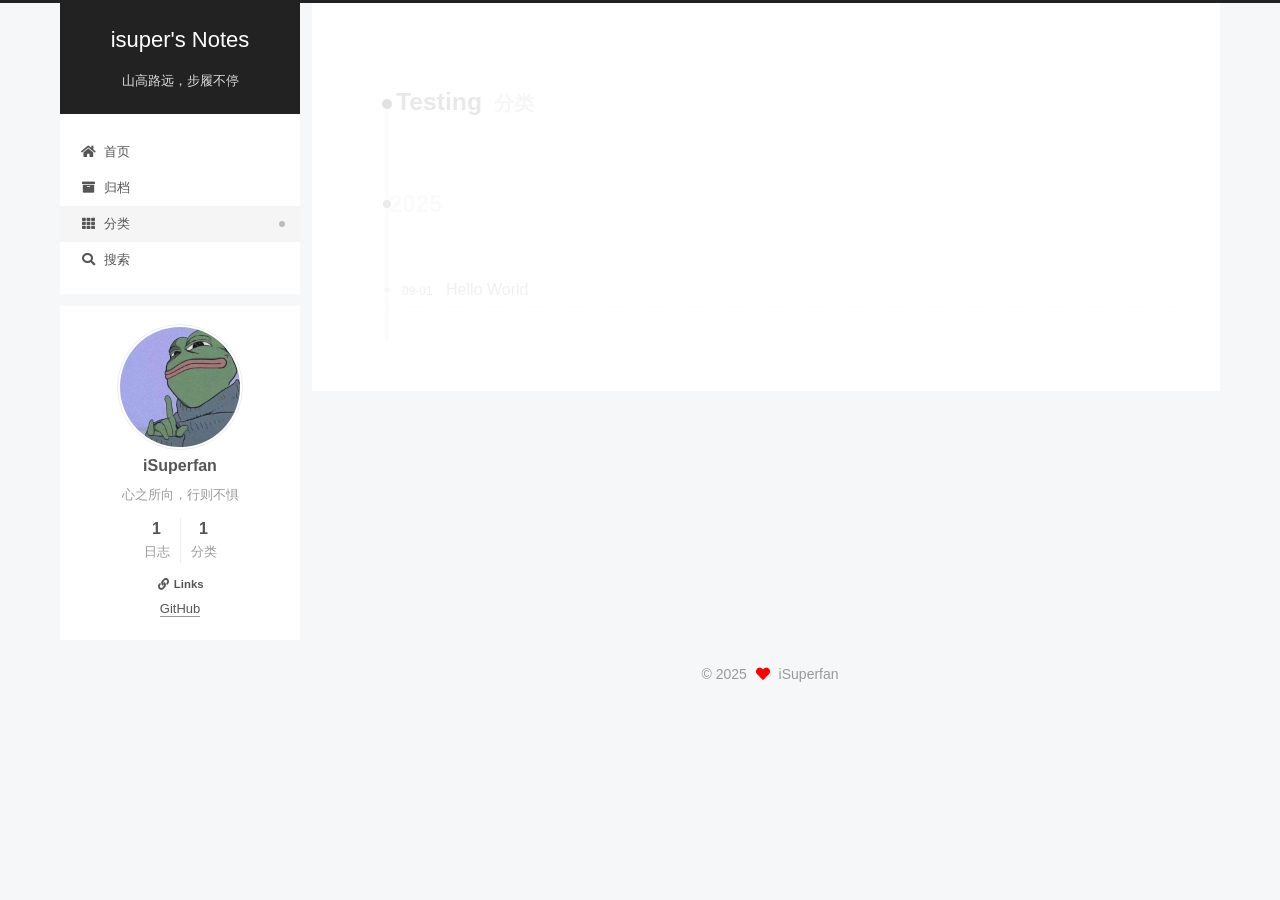
<file: categories/Testing/index.html>
<!DOCTYPE html>
<html lang="zh-CN">
<head>
  <meta charset="UTF-8">
<meta name="viewport" content="width=device-width, initial-scale=1, maximum-scale=2">
<meta name="theme-color" content="#222">
<meta name="generator" content="Hexo 7.3.0">
  <link rel="apple-touch-icon" sizes="180x180" href="/images/apple-touch-icon-next.png">
  <link rel="icon" type="image/png" sizes="32x32" href="/images/favicon-32x32-next.png">
  <link rel="icon" type="image/png" sizes="16x16" href="/images/favicon-16x16-next.png">
  <link rel="mask-icon" href="/images/logo.svg" color="#222">

<link rel="stylesheet" href="/css/main.css">


<link rel="stylesheet" href="/lib/font-awesome/css/all.min.css">

<script id="hexo-configurations">
    var NexT = window.NexT || {};
    var CONFIG = {"hostname":"example.com","root":"/","scheme":"Pisces","version":"7.8.0","exturl":false,"sidebar":{"position":"left","display":"post","padding":18,"offset":12,"onmobile":false},"copycode":{"enable":false,"show_result":false,"style":null},"back2top":{"enable":true,"sidebar":false,"scrollpercent":true},"bookmark":{"enable":false,"color":"#222","save":"auto"},"fancybox":false,"mediumzoom":false,"lazyload":false,"pangu":false,"comments":{"style":"tabs","active":null,"storage":true,"lazyload":false,"nav":null},"algolia":{"hits":{"per_page":10},"labels":{"input_placeholder":"Search for Posts","hits_empty":"We didn't find any results for the search: ${query}","hits_stats":"${hits} results found in ${time} ms"}},"localsearch":{"enable":true,"trigger":"auto","top_n_per_article":1,"unescape":false,"preload":false},"motion":{"enable":true,"async":false,"transition":{"post_block":"fadeIn","post_header":"slideDownIn","post_body":"slideDownIn","coll_header":"slideLeftIn","sidebar":"slideUpIn"}},"path":"search.json"};
  </script>

  <meta name="description" content="心之所向，行则不惧">
<meta property="og:type" content="website">
<meta property="og:title" content="isuper&#39;s Notes">
<meta property="og:url" content="http://example.com/categories/Testing/index.html">
<meta property="og:site_name" content="isuper&#39;s Notes">
<meta property="og:description" content="心之所向，行则不惧">
<meta property="og:locale" content="zh_CN">
<meta property="article:author" content="iSuperfan">
<meta property="article:tag" content="C、C++">
<meta name="twitter:card" content="summary">

<link rel="canonical" href="http://example.com/categories/Testing/">


<script id="page-configurations">
  // https://hexo.io/docs/variables.html
  CONFIG.page = {
    sidebar: "",
    isHome : false,
    isPost : false,
    lang   : 'zh-CN'
  };
</script>

  <title>分类: Testing | isuper's Notes</title>
  






  <noscript>
  <style>
  .use-motion .brand,
  .use-motion .menu-item,
  .sidebar-inner,
  .use-motion .post-block,
  .use-motion .pagination,
  .use-motion .comments,
  .use-motion .post-header,
  .use-motion .post-body,
  .use-motion .collection-header { opacity: initial; }

  .use-motion .site-title,
  .use-motion .site-subtitle {
    opacity: initial;
    top: initial;
  }

  .use-motion .logo-line-before i { left: initial; }
  .use-motion .logo-line-after i { right: initial; }
  </style>
</noscript>

</head>

<body itemscope itemtype="http://schema.org/WebPage">
  <div class="container use-motion">
    <div class="headband"></div>

    <header class="header" itemscope itemtype="http://schema.org/WPHeader">
      <div class="header-inner"><div class="site-brand-container">
  <div class="site-nav-toggle">
    <div class="toggle" aria-label="切换导航栏">
      <span class="toggle-line toggle-line-first"></span>
      <span class="toggle-line toggle-line-middle"></span>
      <span class="toggle-line toggle-line-last"></span>
    </div>
  </div>

  <div class="site-meta">

    <a href="/" class="brand" rel="start">
      <span class="logo-line-before"><i></i></span>
      <h1 class="site-title">isuper's Notes</h1>
      <span class="logo-line-after"><i></i></span>
    </a>
      <p class="site-subtitle" itemprop="description">山高路远，步履不停</p>
  </div>

  <div class="site-nav-right">
    <div class="toggle popup-trigger">
        <i class="fa fa-search fa-fw fa-lg"></i>
    </div>
  </div>
</div>




<nav class="site-nav">
  <ul id="menu" class="main-menu menu">
        <li class="menu-item menu-item-home">

    <a href="/" rel="section"><i class="fa fa-home fa-fw"></i>首页</a>

  </li>
        <li class="menu-item menu-item-archives">

    <a href="/archives/" rel="section"><i class="fa fa-archive fa-fw"></i>归档</a>

  </li>
        <li class="menu-item menu-item-categories">

    <a href="/categories/" rel="section"><i class="fa fa-th fa-fw"></i>分类</a>

  </li>
      <li class="menu-item menu-item-search">
        <a role="button" class="popup-trigger"><i class="fa fa-search fa-fw"></i>搜索
        </a>
      </li>
  </ul>
</nav>



  <div class="search-pop-overlay">
    <div class="popup search-popup">
        <div class="search-header">
  <span class="search-icon">
    <i class="fa fa-search"></i>
  </span>
  <div class="search-input-container">
    <input autocomplete="off" autocapitalize="off"
           placeholder="搜索..." spellcheck="false"
           type="search" class="search-input">
  </div>
  <span class="popup-btn-close">
    <i class="fa fa-times-circle"></i>
  </span>
</div>
<div id="search-result">
  <div id="no-result">
    <i class="fa fa-spinner fa-pulse fa-5x fa-fw"></i>
  </div>
</div>

    </div>
  </div>

</div>
    </header>

    
  <div class="back-to-top">
    <i class="fa fa-arrow-up"></i>
    <span>0%</span>
  </div>


    <main class="main">
      <div class="main-inner">
        <div class="content-wrap">
          

          <div class="content category">
            

  
  
  
  <div class="post-block">
    <div class="posts-collapse">
      <div class="collection-title">
        <h2 class="collection-header">Testing
          <small>分类</small>
        </h2>
      </div>

      
    <div class="collection-year">
      <span class="collection-header">2025</span>
    </div>

  <article itemscope itemtype="http://schema.org/Article">
    <header class="post-header">

      <div class="post-meta">
        <time itemprop="dateCreated"
              datetime="2025-09-01T09:23:58+08:00"
              content="2025-09-01">
          09-01
        </time>
      </div>

      <div class="post-title">
          <a class="post-title-link" href="/2025/09/01/hello-world/" itemprop="url">
            <span itemprop="name">Hello World</span>
          </a>
      </div>

    </header>
  </article>

    </div>
  </div>
  
  
  

  



          </div>
          

<script>
  window.addEventListener('tabs:register', () => {
    let { activeClass } = CONFIG.comments;
    if (CONFIG.comments.storage) {
      activeClass = localStorage.getItem('comments_active') || activeClass;
    }
    if (activeClass) {
      let activeTab = document.querySelector(`a[href="#comment-${activeClass}"]`);
      if (activeTab) {
        activeTab.click();
      }
    }
  });
  if (CONFIG.comments.storage) {
    window.addEventListener('tabs:click', event => {
      if (!event.target.matches('.tabs-comment .tab-content .tab-pane')) return;
      let commentClass = event.target.classList[1];
      localStorage.setItem('comments_active', commentClass);
    });
  }
</script>

        </div>
          
  
  <div class="toggle sidebar-toggle">
    <span class="toggle-line toggle-line-first"></span>
    <span class="toggle-line toggle-line-middle"></span>
    <span class="toggle-line toggle-line-last"></span>
  </div>

  <aside class="sidebar">
    <div class="sidebar-inner">

      <ul class="sidebar-nav motion-element">
        <li class="sidebar-nav-toc">
          文章目录
        </li>
        <li class="sidebar-nav-overview">
          站点概览
        </li>
      </ul>

      <!--noindex-->
      <div class="post-toc-wrap sidebar-panel">
      </div>
      <!--/noindex-->

      <div class="site-overview-wrap sidebar-panel">
        <div class="site-author motion-element" itemprop="author" itemscope itemtype="http://schema.org/Person">
    <img class="site-author-image" itemprop="image" alt="iSuperfan"
      src="/images/avatar.jpg">
  <p class="site-author-name" itemprop="name">iSuperfan</p>
  <div class="site-description" itemprop="description">心之所向，行则不惧</div>
</div>
<div class="site-state-wrap motion-element">
  <nav class="site-state">
      <div class="site-state-item site-state-posts">
          <a href="/archives/">
        
          <span class="site-state-item-count">1</span>
          <span class="site-state-item-name">日志</span>
        </a>
      </div>
      <div class="site-state-item site-state-categories">
            <a href="/categories/">
          
        <span class="site-state-item-count">1</span>
        <span class="site-state-item-name">分类</span></a>
      </div>
  </nav>
</div>


  <div class="links-of-blogroll motion-element">
    <div class="links-of-blogroll-title"><i class="fa fa-link fa-fw"></i>
      Links
    </div>
    <ul class="links-of-blogroll-list">
        <li class="links-of-blogroll-item">
          <a href="https://cn.bing.com/" title="https:&#x2F;&#x2F;cn.bing.com&#x2F;" rel="noopener" target="_blank">GitHub</a>
        </li>
    </ul>
  </div>

      </div>

    </div>
  </aside>
  <div id="sidebar-dimmer"></div>


      </div>
    </main>

    <footer class="footer">
      <div class="footer-inner">
        

        

<div class="copyright">
  
  &copy; 
  <span itemprop="copyrightYear">2025</span>
  <span class="with-love">
    <i class="fa fa-heart"></i>
  </span>
  <span class="author" itemprop="copyrightHolder">iSuperfan</span>
</div>

        








      </div>
    </footer>
  </div>

  
  <script src="/lib/anime.min.js"></script>
  <script src="/lib/velocity/velocity.min.js"></script>
  <script src="/lib/velocity/velocity.ui.min.js"></script>

<script src="/js/utils.js"></script>

<script src="/js/motion.js"></script>


<script src="/js/schemes/pisces.js"></script>


<script src="/js/next-boot.js"></script>




  




  
<script src="/js/local-search.js"></script>













  

  

</body>
</html>
</file>
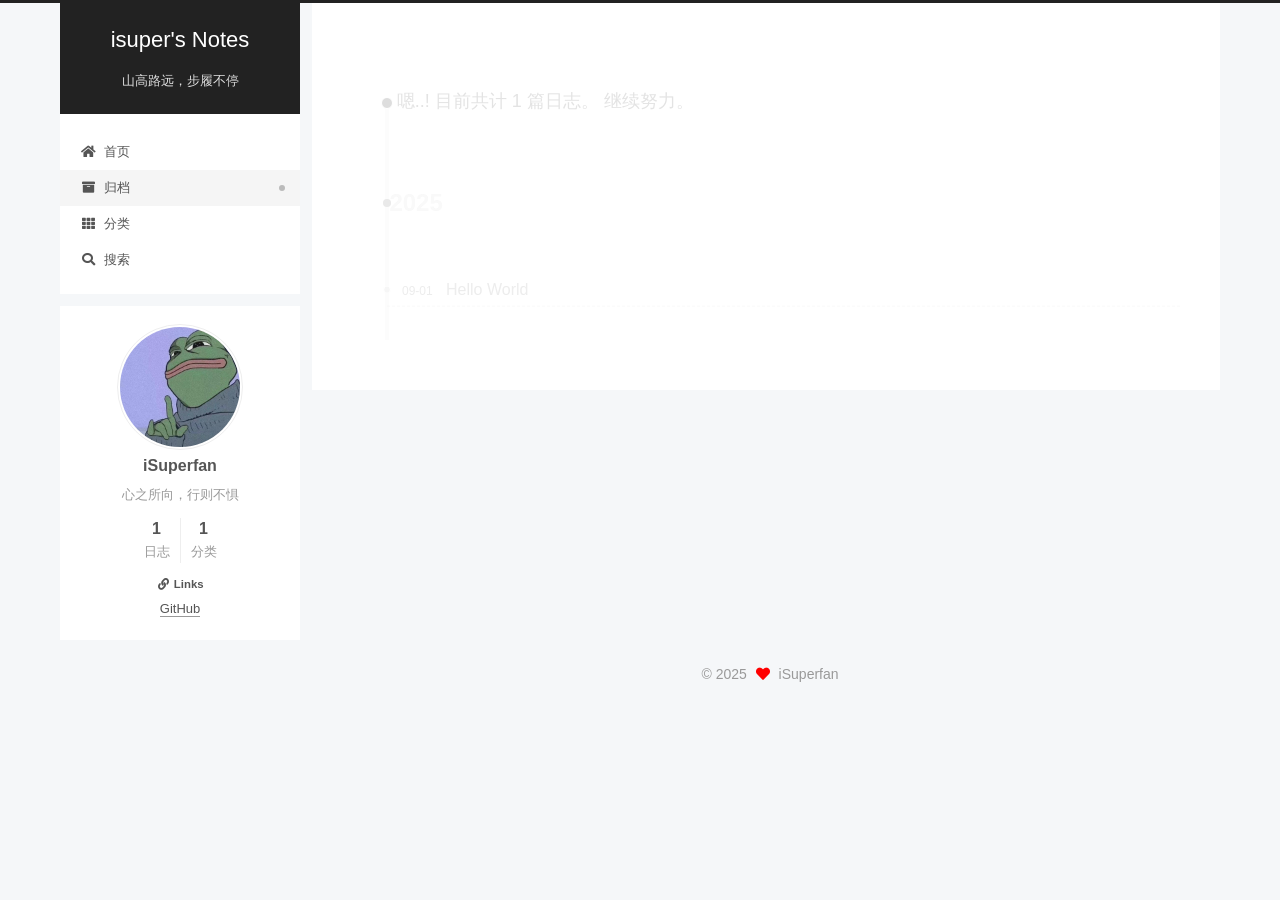
<file: archives/2025/09/index.html>
<!DOCTYPE html>
<html lang="zh-CN">
<head>
  <meta charset="UTF-8">
<meta name="viewport" content="width=device-width, initial-scale=1, maximum-scale=2">
<meta name="theme-color" content="#222">
<meta name="generator" content="Hexo 7.3.0">
  <link rel="apple-touch-icon" sizes="180x180" href="/images/apple-touch-icon-next.png">
  <link rel="icon" type="image/png" sizes="32x32" href="/images/favicon-32x32-next.png">
  <link rel="icon" type="image/png" sizes="16x16" href="/images/favicon-16x16-next.png">
  <link rel="mask-icon" href="/images/logo.svg" color="#222">

<link rel="stylesheet" href="/css/main.css">


<link rel="stylesheet" href="/lib/font-awesome/css/all.min.css">

<script id="hexo-configurations">
    var NexT = window.NexT || {};
    var CONFIG = {"hostname":"example.com","root":"/","scheme":"Pisces","version":"7.8.0","exturl":false,"sidebar":{"position":"left","display":"post","padding":18,"offset":12,"onmobile":false},"copycode":{"enable":false,"show_result":false,"style":null},"back2top":{"enable":true,"sidebar":false,"scrollpercent":true},"bookmark":{"enable":false,"color":"#222","save":"auto"},"fancybox":false,"mediumzoom":false,"lazyload":false,"pangu":false,"comments":{"style":"tabs","active":null,"storage":true,"lazyload":false,"nav":null},"algolia":{"hits":{"per_page":10},"labels":{"input_placeholder":"Search for Posts","hits_empty":"We didn't find any results for the search: ${query}","hits_stats":"${hits} results found in ${time} ms"}},"localsearch":{"enable":true,"trigger":"auto","top_n_per_article":1,"unescape":false,"preload":false},"motion":{"enable":true,"async":false,"transition":{"post_block":"fadeIn","post_header":"slideDownIn","post_body":"slideDownIn","coll_header":"slideLeftIn","sidebar":"slideUpIn"}},"path":"search.json"};
  </script>

  <meta name="description" content="心之所向，行则不惧">
<meta property="og:type" content="website">
<meta property="og:title" content="isuper&#39;s Notes">
<meta property="og:url" content="http://example.com/archives/2025/09/index.html">
<meta property="og:site_name" content="isuper&#39;s Notes">
<meta property="og:description" content="心之所向，行则不惧">
<meta property="og:locale" content="zh_CN">
<meta property="article:author" content="iSuperfan">
<meta property="article:tag" content="C、C++">
<meta name="twitter:card" content="summary">

<link rel="canonical" href="http://example.com/archives/2025/09/">


<script id="page-configurations">
  // https://hexo.io/docs/variables.html
  CONFIG.page = {
    sidebar: "",
    isHome : false,
    isPost : false,
    lang   : 'zh-CN'
  };
</script>

  <title>归档 | isuper's Notes</title>
  






  <noscript>
  <style>
  .use-motion .brand,
  .use-motion .menu-item,
  .sidebar-inner,
  .use-motion .post-block,
  .use-motion .pagination,
  .use-motion .comments,
  .use-motion .post-header,
  .use-motion .post-body,
  .use-motion .collection-header { opacity: initial; }

  .use-motion .site-title,
  .use-motion .site-subtitle {
    opacity: initial;
    top: initial;
  }

  .use-motion .logo-line-before i { left: initial; }
  .use-motion .logo-line-after i { right: initial; }
  </style>
</noscript>

</head>

<body itemscope itemtype="http://schema.org/WebPage">
  <div class="container use-motion">
    <div class="headband"></div>

    <header class="header" itemscope itemtype="http://schema.org/WPHeader">
      <div class="header-inner"><div class="site-brand-container">
  <div class="site-nav-toggle">
    <div class="toggle" aria-label="切换导航栏">
      <span class="toggle-line toggle-line-first"></span>
      <span class="toggle-line toggle-line-middle"></span>
      <span class="toggle-line toggle-line-last"></span>
    </div>
  </div>

  <div class="site-meta">

    <a href="/" class="brand" rel="start">
      <span class="logo-line-before"><i></i></span>
      <h1 class="site-title">isuper's Notes</h1>
      <span class="logo-line-after"><i></i></span>
    </a>
      <p class="site-subtitle" itemprop="description">山高路远，步履不停</p>
  </div>

  <div class="site-nav-right">
    <div class="toggle popup-trigger">
        <i class="fa fa-search fa-fw fa-lg"></i>
    </div>
  </div>
</div>




<nav class="site-nav">
  <ul id="menu" class="main-menu menu">
        <li class="menu-item menu-item-home">

    <a href="/" rel="section"><i class="fa fa-home fa-fw"></i>首页</a>

  </li>
        <li class="menu-item menu-item-archives">

    <a href="/archives/" rel="section"><i class="fa fa-archive fa-fw"></i>归档</a>

  </li>
        <li class="menu-item menu-item-categories">

    <a href="/categories/" rel="section"><i class="fa fa-th fa-fw"></i>分类</a>

  </li>
      <li class="menu-item menu-item-search">
        <a role="button" class="popup-trigger"><i class="fa fa-search fa-fw"></i>搜索
        </a>
      </li>
  </ul>
</nav>



  <div class="search-pop-overlay">
    <div class="popup search-popup">
        <div class="search-header">
  <span class="search-icon">
    <i class="fa fa-search"></i>
  </span>
  <div class="search-input-container">
    <input autocomplete="off" autocapitalize="off"
           placeholder="搜索..." spellcheck="false"
           type="search" class="search-input">
  </div>
  <span class="popup-btn-close">
    <i class="fa fa-times-circle"></i>
  </span>
</div>
<div id="search-result">
  <div id="no-result">
    <i class="fa fa-spinner fa-pulse fa-5x fa-fw"></i>
  </div>
</div>

    </div>
  </div>

</div>
    </header>

    
  <div class="back-to-top">
    <i class="fa fa-arrow-up"></i>
    <span>0%</span>
  </div>


    <main class="main">
      <div class="main-inner">
        <div class="content-wrap">
          

          <div class="content archive">
            

  
  
  
  <div class="post-block">
    <div class="posts-collapse">
      <div class="collection-title">
        <span class="collection-header">嗯..! 目前共计 1 篇日志。 继续努力。</span>
      </div>

      
    <div class="collection-year">
      <span class="collection-header">2025</span>
    </div>

  <article itemscope itemtype="http://schema.org/Article">
    <header class="post-header">

      <div class="post-meta">
        <time itemprop="dateCreated"
              datetime="2025-09-01T09:23:58+08:00"
              content="2025-09-01">
          09-01
        </time>
      </div>

      <div class="post-title">
          <a class="post-title-link" href="/2025/09/01/hello-world/" itemprop="url">
            <span itemprop="name">Hello World</span>
          </a>
      </div>

    </header>
  </article>


    </div>
  </div>
  
  
  

  



          </div>
          

<script>
  window.addEventListener('tabs:register', () => {
    let { activeClass } = CONFIG.comments;
    if (CONFIG.comments.storage) {
      activeClass = localStorage.getItem('comments_active') || activeClass;
    }
    if (activeClass) {
      let activeTab = document.querySelector(`a[href="#comment-${activeClass}"]`);
      if (activeTab) {
        activeTab.click();
      }
    }
  });
  if (CONFIG.comments.storage) {
    window.addEventListener('tabs:click', event => {
      if (!event.target.matches('.tabs-comment .tab-content .tab-pane')) return;
      let commentClass = event.target.classList[1];
      localStorage.setItem('comments_active', commentClass);
    });
  }
</script>

        </div>
          
  
  <div class="toggle sidebar-toggle">
    <span class="toggle-line toggle-line-first"></span>
    <span class="toggle-line toggle-line-middle"></span>
    <span class="toggle-line toggle-line-last"></span>
  </div>

  <aside class="sidebar">
    <div class="sidebar-inner">

      <ul class="sidebar-nav motion-element">
        <li class="sidebar-nav-toc">
          文章目录
        </li>
        <li class="sidebar-nav-overview">
          站点概览
        </li>
      </ul>

      <!--noindex-->
      <div class="post-toc-wrap sidebar-panel">
      </div>
      <!--/noindex-->

      <div class="site-overview-wrap sidebar-panel">
        <div class="site-author motion-element" itemprop="author" itemscope itemtype="http://schema.org/Person">
    <img class="site-author-image" itemprop="image" alt="iSuperfan"
      src="/images/avatar.jpg">
  <p class="site-author-name" itemprop="name">iSuperfan</p>
  <div class="site-description" itemprop="description">心之所向，行则不惧</div>
</div>
<div class="site-state-wrap motion-element">
  <nav class="site-state">
      <div class="site-state-item site-state-posts">
          <a href="/archives/">
        
          <span class="site-state-item-count">1</span>
          <span class="site-state-item-name">日志</span>
        </a>
      </div>
      <div class="site-state-item site-state-categories">
            <a href="/categories/">
          
        <span class="site-state-item-count">1</span>
        <span class="site-state-item-name">分类</span></a>
      </div>
  </nav>
</div>


  <div class="links-of-blogroll motion-element">
    <div class="links-of-blogroll-title"><i class="fa fa-link fa-fw"></i>
      Links
    </div>
    <ul class="links-of-blogroll-list">
        <li class="links-of-blogroll-item">
          <a href="https://cn.bing.com/" title="https:&#x2F;&#x2F;cn.bing.com&#x2F;" rel="noopener" target="_blank">GitHub</a>
        </li>
    </ul>
  </div>

      </div>

    </div>
  </aside>
  <div id="sidebar-dimmer"></div>


      </div>
    </main>

    <footer class="footer">
      <div class="footer-inner">
        

        

<div class="copyright">
  
  &copy; 
  <span itemprop="copyrightYear">2025</span>
  <span class="with-love">
    <i class="fa fa-heart"></i>
  </span>
  <span class="author" itemprop="copyrightHolder">iSuperfan</span>
</div>

        








      </div>
    </footer>
  </div>

  
  <script src="/lib/anime.min.js"></script>
  <script src="/lib/velocity/velocity.min.js"></script>
  <script src="/lib/velocity/velocity.ui.min.js"></script>

<script src="/js/utils.js"></script>

<script src="/js/motion.js"></script>


<script src="/js/schemes/pisces.js"></script>


<script src="/js/next-boot.js"></script>




  




  
<script src="/js/local-search.js"></script>













  

  

</body>
</html>
</file>
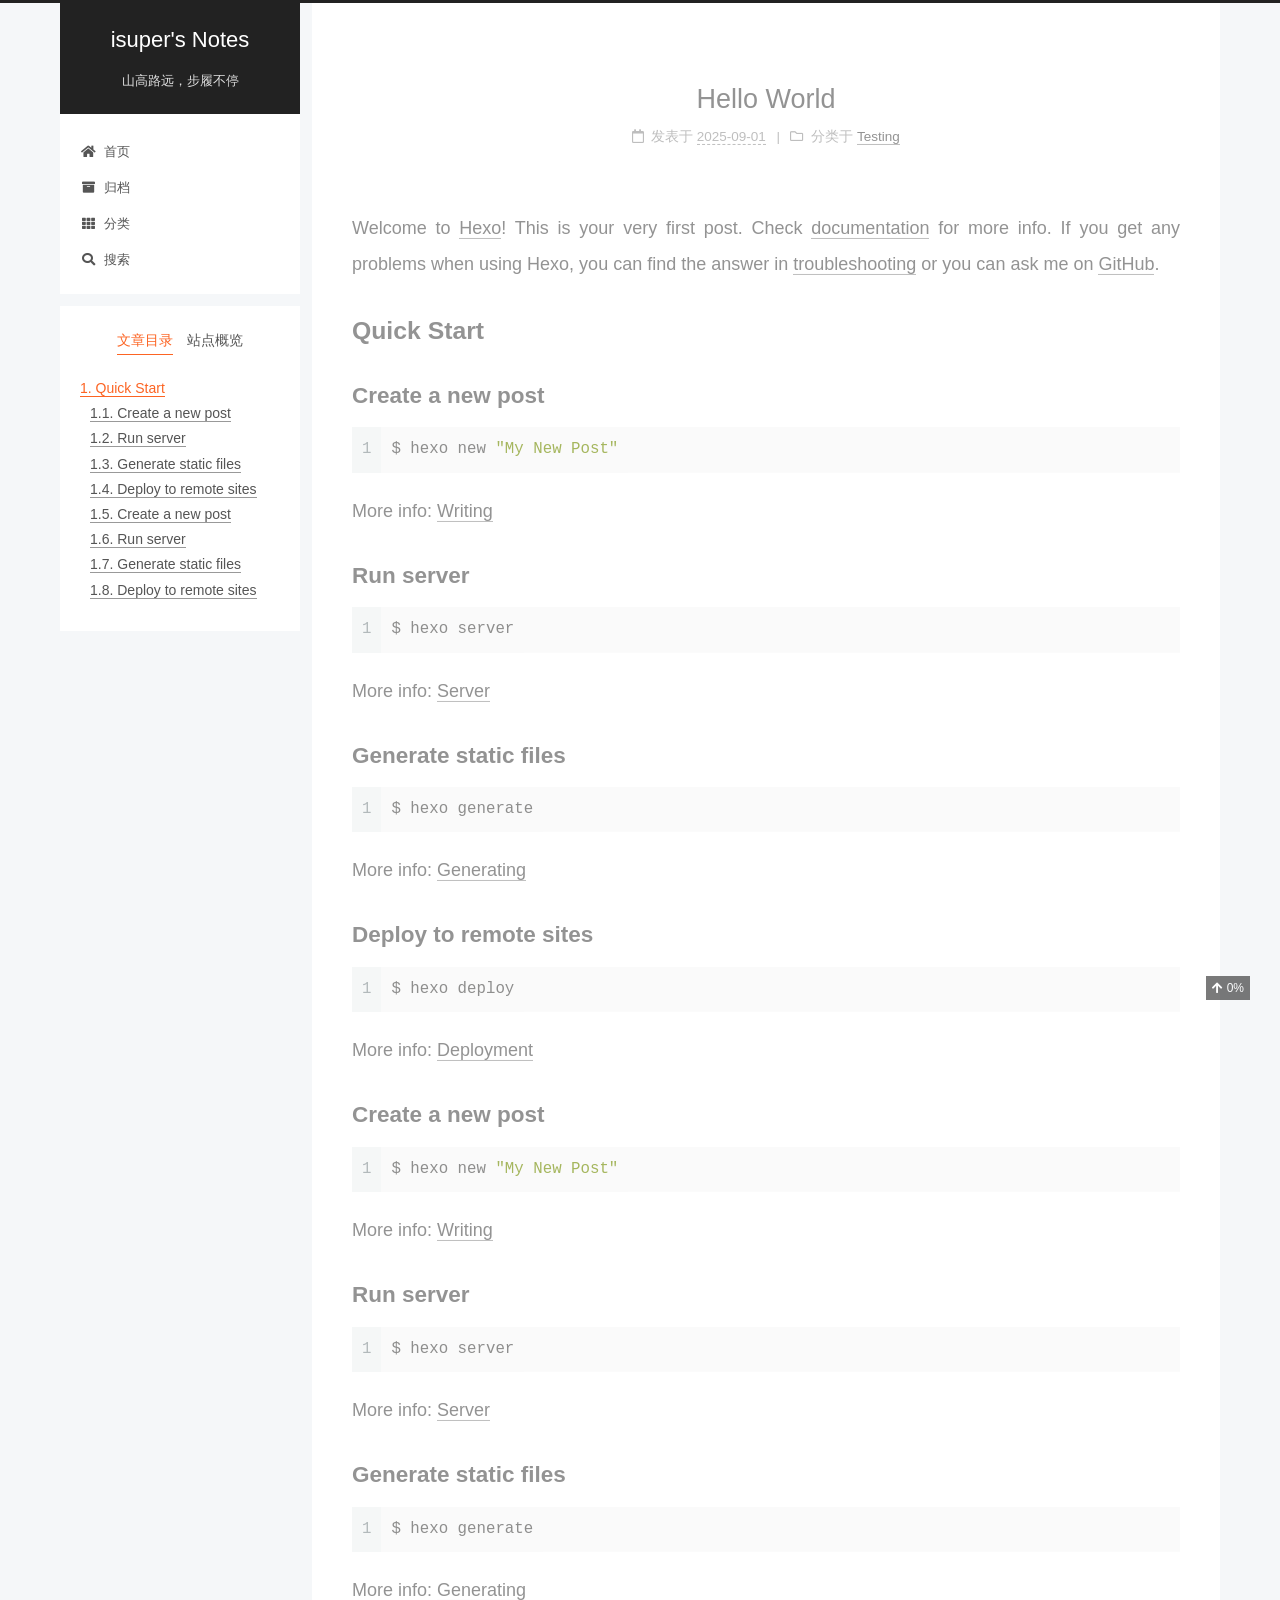
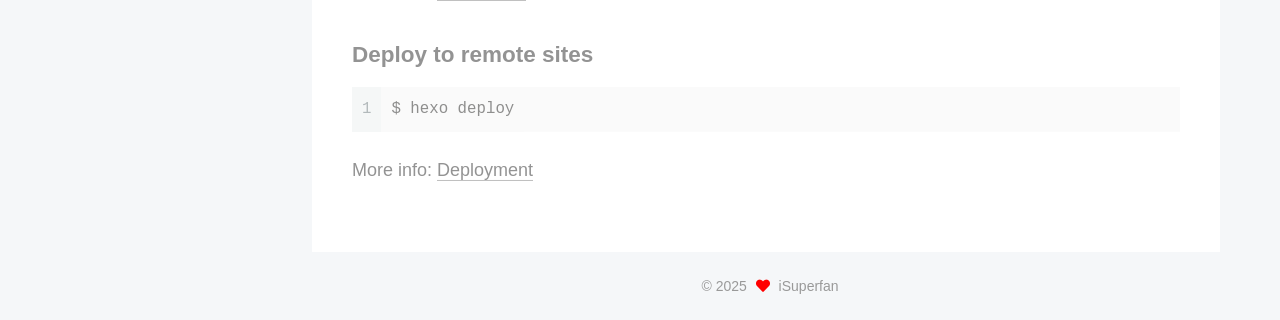
<file: 2025/09/01/hello-world/index.html>
<!DOCTYPE html>
<html lang="zh-CN">
<head>
  <meta charset="UTF-8">
<meta name="viewport" content="width=device-width, initial-scale=1, maximum-scale=2">
<meta name="theme-color" content="#222">
<meta name="generator" content="Hexo 7.3.0">
  <link rel="apple-touch-icon" sizes="180x180" href="/images/apple-touch-icon-next.png">
  <link rel="icon" type="image/png" sizes="32x32" href="/images/favicon-32x32-next.png">
  <link rel="icon" type="image/png" sizes="16x16" href="/images/favicon-16x16-next.png">
  <link rel="mask-icon" href="/images/logo.svg" color="#222">

<link rel="stylesheet" href="/css/main.css">


<link rel="stylesheet" href="/lib/font-awesome/css/all.min.css">

<script id="hexo-configurations">
    var NexT = window.NexT || {};
    var CONFIG = {"hostname":"example.com","root":"/","scheme":"Pisces","version":"7.8.0","exturl":false,"sidebar":{"position":"left","display":"post","padding":18,"offset":12,"onmobile":false},"copycode":{"enable":false,"show_result":false,"style":null},"back2top":{"enable":true,"sidebar":false,"scrollpercent":true},"bookmark":{"enable":false,"color":"#222","save":"auto"},"fancybox":false,"mediumzoom":false,"lazyload":false,"pangu":false,"comments":{"style":"tabs","active":null,"storage":true,"lazyload":false,"nav":null},"algolia":{"hits":{"per_page":10},"labels":{"input_placeholder":"Search for Posts","hits_empty":"We didn't find any results for the search: ${query}","hits_stats":"${hits} results found in ${time} ms"}},"localsearch":{"enable":true,"trigger":"auto","top_n_per_article":1,"unescape":false,"preload":false},"motion":{"enable":true,"async":false,"transition":{"post_block":"fadeIn","post_header":"slideDownIn","post_body":"slideDownIn","coll_header":"slideLeftIn","sidebar":"slideUpIn"}},"path":"search.json"};
  </script>

  <meta name="description" content="Welcome to Hexo! This is your very first post. Check documentation for more info. If you get any problems when using Hexo, you can find the answer in troubleshooting or you can ask me on GitHub. Quick">
<meta property="og:type" content="article">
<meta property="og:title" content="Hello World">
<meta property="og:url" content="http://example.com/2025/09/01/hello-world/index.html">
<meta property="og:site_name" content="isuper&#39;s Notes">
<meta property="og:description" content="Welcome to Hexo! This is your very first post. Check documentation for more info. If you get any problems when using Hexo, you can find the answer in troubleshooting or you can ask me on GitHub. Quick">
<meta property="og:locale" content="zh_CN">
<meta property="article:published_time" content="2025-09-01T01:23:58.000Z">
<meta property="article:modified_time" content="2025-09-01T02:01:37.688Z">
<meta property="article:author" content="iSuperfan">
<meta property="article:tag" content="C、C++">
<meta name="twitter:card" content="summary">

<link rel="canonical" href="http://example.com/2025/09/01/hello-world/">


<script id="page-configurations">
  // https://hexo.io/docs/variables.html
  CONFIG.page = {
    sidebar: "",
    isHome : false,
    isPost : true,
    lang   : 'zh-CN'
  };
</script>

  <title>Hello World | isuper's Notes</title>
  






  <noscript>
  <style>
  .use-motion .brand,
  .use-motion .menu-item,
  .sidebar-inner,
  .use-motion .post-block,
  .use-motion .pagination,
  .use-motion .comments,
  .use-motion .post-header,
  .use-motion .post-body,
  .use-motion .collection-header { opacity: initial; }

  .use-motion .site-title,
  .use-motion .site-subtitle {
    opacity: initial;
    top: initial;
  }

  .use-motion .logo-line-before i { left: initial; }
  .use-motion .logo-line-after i { right: initial; }
  </style>
</noscript>

</head>

<body itemscope itemtype="http://schema.org/WebPage">
  <div class="container use-motion">
    <div class="headband"></div>

    <header class="header" itemscope itemtype="http://schema.org/WPHeader">
      <div class="header-inner"><div class="site-brand-container">
  <div class="site-nav-toggle">
    <div class="toggle" aria-label="切换导航栏">
      <span class="toggle-line toggle-line-first"></span>
      <span class="toggle-line toggle-line-middle"></span>
      <span class="toggle-line toggle-line-last"></span>
    </div>
  </div>

  <div class="site-meta">

    <a href="/" class="brand" rel="start">
      <span class="logo-line-before"><i></i></span>
      <h1 class="site-title">isuper's Notes</h1>
      <span class="logo-line-after"><i></i></span>
    </a>
      <p class="site-subtitle" itemprop="description">山高路远，步履不停</p>
  </div>

  <div class="site-nav-right">
    <div class="toggle popup-trigger">
        <i class="fa fa-search fa-fw fa-lg"></i>
    </div>
  </div>
</div>




<nav class="site-nav">
  <ul id="menu" class="main-menu menu">
        <li class="menu-item menu-item-home">

    <a href="/" rel="section"><i class="fa fa-home fa-fw"></i>首页</a>

  </li>
        <li class="menu-item menu-item-archives">

    <a href="/archives/" rel="section"><i class="fa fa-archive fa-fw"></i>归档</a>

  </li>
        <li class="menu-item menu-item-categories">

    <a href="/categories/" rel="section"><i class="fa fa-th fa-fw"></i>分类</a>

  </li>
      <li class="menu-item menu-item-search">
        <a role="button" class="popup-trigger"><i class="fa fa-search fa-fw"></i>搜索
        </a>
      </li>
  </ul>
</nav>



  <div class="search-pop-overlay">
    <div class="popup search-popup">
        <div class="search-header">
  <span class="search-icon">
    <i class="fa fa-search"></i>
  </span>
  <div class="search-input-container">
    <input autocomplete="off" autocapitalize="off"
           placeholder="搜索..." spellcheck="false"
           type="search" class="search-input">
  </div>
  <span class="popup-btn-close">
    <i class="fa fa-times-circle"></i>
  </span>
</div>
<div id="search-result">
  <div id="no-result">
    <i class="fa fa-spinner fa-pulse fa-5x fa-fw"></i>
  </div>
</div>

    </div>
  </div>

</div>
    </header>

    
  <div class="back-to-top">
    <i class="fa fa-arrow-up"></i>
    <span>0%</span>
  </div>


    <main class="main">
      <div class="main-inner">
        <div class="content-wrap">
          

          <div class="content post posts-expand">
            

    
  
  
  <article itemscope itemtype="http://schema.org/Article" class="post-block" lang="zh-CN">
    <link itemprop="mainEntityOfPage" href="http://example.com/2025/09/01/hello-world/">

    <span hidden itemprop="author" itemscope itemtype="http://schema.org/Person">
      <meta itemprop="image" content="/images/avatar.jpg">
      <meta itemprop="name" content="iSuperfan">
      <meta itemprop="description" content="心之所向，行则不惧">
    </span>

    <span hidden itemprop="publisher" itemscope itemtype="http://schema.org/Organization">
      <meta itemprop="name" content="isuper's Notes">
    </span>
      <header class="post-header">
        <h1 class="post-title" itemprop="name headline">
          Hello World
        </h1>

        <div class="post-meta">
            <span class="post-meta-item">
              <span class="post-meta-item-icon">
                <i class="far fa-calendar"></i>
              </span>
              <span class="post-meta-item-text">发表于</span>
              

              <time title="创建时间：2025-09-01 09:23:58 / 修改时间：10:01:37" itemprop="dateCreated datePublished" datetime="2025-09-01T09:23:58+08:00">2025-09-01</time>
            </span>
            <span class="post-meta-item">
              <span class="post-meta-item-icon">
                <i class="far fa-folder"></i>
              </span>
              <span class="post-meta-item-text">分类于</span>
                <span itemprop="about" itemscope itemtype="http://schema.org/Thing">
                  <a href="/categories/Testing/" itemprop="url" rel="index"><span itemprop="name">Testing</span></a>
                </span>
            </span>

          

        </div>
      </header>

    
    
    
    <div class="post-body" itemprop="articleBody">

      
        <p>Welcome to <a target="_blank" rel="noopener" href="https://hexo.io/">Hexo</a>! This is your very first post. Check <a target="_blank" rel="noopener" href="https://hexo.io/docs/">documentation</a> for more info. If you get any problems when using Hexo, you can find the answer in <a target="_blank" rel="noopener" href="https://hexo.io/docs/troubleshooting.html">troubleshooting</a> or you can ask me on <a target="_blank" rel="noopener" href="https://github.com/hexojs/hexo/issues">GitHub</a>.</p>
<h2 id="Quick-Start"><a href="#Quick-Start" class="headerlink" title="Quick Start"></a>Quick Start</h2><h3 id="Create-a-new-post"><a href="#Create-a-new-post" class="headerlink" title="Create a new post"></a>Create a new post</h3><figure class="highlight bash"><table><tr><td class="gutter"><pre><span class="line">1</span><br></pre></td><td class="code"><pre><span class="line">$ hexo new <span class="string">&quot;My New Post&quot;</span></span><br></pre></td></tr></table></figure>

<p>More info: <a target="_blank" rel="noopener" href="https://hexo.io/docs/writing.html">Writing</a></p>
<h3 id="Run-server"><a href="#Run-server" class="headerlink" title="Run server"></a>Run server</h3><figure class="highlight bash"><table><tr><td class="gutter"><pre><span class="line">1</span><br></pre></td><td class="code"><pre><span class="line">$ hexo server</span><br></pre></td></tr></table></figure>

<p>More info: <a target="_blank" rel="noopener" href="https://hexo.io/docs/server.html">Server</a></p>
<h3 id="Generate-static-files"><a href="#Generate-static-files" class="headerlink" title="Generate static files"></a>Generate static files</h3><figure class="highlight bash"><table><tr><td class="gutter"><pre><span class="line">1</span><br></pre></td><td class="code"><pre><span class="line">$ hexo generate</span><br></pre></td></tr></table></figure>

<p>More info: <a target="_blank" rel="noopener" href="https://hexo.io/docs/generating.html">Generating</a></p>
<h3 id="Deploy-to-remote-sites"><a href="#Deploy-to-remote-sites" class="headerlink" title="Deploy to remote sites"></a>Deploy to remote sites</h3><figure class="highlight bash"><table><tr><td class="gutter"><pre><span class="line">1</span><br></pre></td><td class="code"><pre><span class="line">$ hexo deploy</span><br></pre></td></tr></table></figure>

<p>More info: <a target="_blank" rel="noopener" href="https://hexo.io/docs/one-command-deployment.html">Deployment</a></p>
<h3 id="Create-a-new-post-1"><a href="#Create-a-new-post-1" class="headerlink" title="Create a new post"></a>Create a new post</h3><figure class="highlight bash"><table><tr><td class="gutter"><pre><span class="line">1</span><br></pre></td><td class="code"><pre><span class="line">$ hexo new <span class="string">&quot;My New Post&quot;</span></span><br></pre></td></tr></table></figure>

<p>More info: <a target="_blank" rel="noopener" href="https://hexo.io/docs/writing.html">Writing</a></p>
<h3 id="Run-server-1"><a href="#Run-server-1" class="headerlink" title="Run server"></a>Run server</h3><figure class="highlight bash"><table><tr><td class="gutter"><pre><span class="line">1</span><br></pre></td><td class="code"><pre><span class="line">$ hexo server</span><br></pre></td></tr></table></figure>

<p>More info: <a target="_blank" rel="noopener" href="https://hexo.io/docs/server.html">Server</a></p>
<h3 id="Generate-static-files-1"><a href="#Generate-static-files-1" class="headerlink" title="Generate static files"></a>Generate static files</h3><figure class="highlight bash"><table><tr><td class="gutter"><pre><span class="line">1</span><br></pre></td><td class="code"><pre><span class="line">$ hexo generate</span><br></pre></td></tr></table></figure>

<p>More info: <a target="_blank" rel="noopener" href="https://hexo.io/docs/generating.html">Generating</a></p>
<h3 id="Deploy-to-remote-sites-1"><a href="#Deploy-to-remote-sites-1" class="headerlink" title="Deploy to remote sites"></a>Deploy to remote sites</h3><figure class="highlight bash"><table><tr><td class="gutter"><pre><span class="line">1</span><br></pre></td><td class="code"><pre><span class="line">$ hexo deploy</span><br></pre></td></tr></table></figure>

<p>More info: <a target="_blank" rel="noopener" href="https://hexo.io/docs/one-command-deployment.html">Deployment</a></p>

    </div>

    
    
    

      <footer class="post-footer">

        


        
      </footer>
    
  </article>
  
  
  



          </div>
          

<script>
  window.addEventListener('tabs:register', () => {
    let { activeClass } = CONFIG.comments;
    if (CONFIG.comments.storage) {
      activeClass = localStorage.getItem('comments_active') || activeClass;
    }
    if (activeClass) {
      let activeTab = document.querySelector(`a[href="#comment-${activeClass}"]`);
      if (activeTab) {
        activeTab.click();
      }
    }
  });
  if (CONFIG.comments.storage) {
    window.addEventListener('tabs:click', event => {
      if (!event.target.matches('.tabs-comment .tab-content .tab-pane')) return;
      let commentClass = event.target.classList[1];
      localStorage.setItem('comments_active', commentClass);
    });
  }
</script>

        </div>
          
  
  <div class="toggle sidebar-toggle">
    <span class="toggle-line toggle-line-first"></span>
    <span class="toggle-line toggle-line-middle"></span>
    <span class="toggle-line toggle-line-last"></span>
  </div>

  <aside class="sidebar">
    <div class="sidebar-inner">

      <ul class="sidebar-nav motion-element">
        <li class="sidebar-nav-toc">
          文章目录
        </li>
        <li class="sidebar-nav-overview">
          站点概览
        </li>
      </ul>

      <!--noindex-->
      <div class="post-toc-wrap sidebar-panel">
          <div class="post-toc motion-element"><ol class="nav"><li class="nav-item nav-level-2"><a class="nav-link" href="#Quick-Start"><span class="nav-number">1.</span> <span class="nav-text">Quick Start</span></a><ol class="nav-child"><li class="nav-item nav-level-3"><a class="nav-link" href="#Create-a-new-post"><span class="nav-number">1.1.</span> <span class="nav-text">Create a new post</span></a></li><li class="nav-item nav-level-3"><a class="nav-link" href="#Run-server"><span class="nav-number">1.2.</span> <span class="nav-text">Run server</span></a></li><li class="nav-item nav-level-3"><a class="nav-link" href="#Generate-static-files"><span class="nav-number">1.3.</span> <span class="nav-text">Generate static files</span></a></li><li class="nav-item nav-level-3"><a class="nav-link" href="#Deploy-to-remote-sites"><span class="nav-number">1.4.</span> <span class="nav-text">Deploy to remote sites</span></a></li><li class="nav-item nav-level-3"><a class="nav-link" href="#Create-a-new-post-1"><span class="nav-number">1.5.</span> <span class="nav-text">Create a new post</span></a></li><li class="nav-item nav-level-3"><a class="nav-link" href="#Run-server-1"><span class="nav-number">1.6.</span> <span class="nav-text">Run server</span></a></li><li class="nav-item nav-level-3"><a class="nav-link" href="#Generate-static-files-1"><span class="nav-number">1.7.</span> <span class="nav-text">Generate static files</span></a></li><li class="nav-item nav-level-3"><a class="nav-link" href="#Deploy-to-remote-sites-1"><span class="nav-number">1.8.</span> <span class="nav-text">Deploy to remote sites</span></a></li></ol></li></ol></div>
      </div>
      <!--/noindex-->

      <div class="site-overview-wrap sidebar-panel">
        <div class="site-author motion-element" itemprop="author" itemscope itemtype="http://schema.org/Person">
    <img class="site-author-image" itemprop="image" alt="iSuperfan"
      src="/images/avatar.jpg">
  <p class="site-author-name" itemprop="name">iSuperfan</p>
  <div class="site-description" itemprop="description">心之所向，行则不惧</div>
</div>
<div class="site-state-wrap motion-element">
  <nav class="site-state">
      <div class="site-state-item site-state-posts">
          <a href="/archives/">
        
          <span class="site-state-item-count">1</span>
          <span class="site-state-item-name">日志</span>
        </a>
      </div>
      <div class="site-state-item site-state-categories">
            <a href="/categories/">
          
        <span class="site-state-item-count">1</span>
        <span class="site-state-item-name">分类</span></a>
      </div>
  </nav>
</div>


  <div class="links-of-blogroll motion-element">
    <div class="links-of-blogroll-title"><i class="fa fa-link fa-fw"></i>
      Links
    </div>
    <ul class="links-of-blogroll-list">
        <li class="links-of-blogroll-item">
          <a href="https://cn.bing.com/" title="https:&#x2F;&#x2F;cn.bing.com&#x2F;" rel="noopener" target="_blank">GitHub</a>
        </li>
    </ul>
  </div>

      </div>

    </div>
  </aside>
  <div id="sidebar-dimmer"></div>


      </div>
    </main>

    <footer class="footer">
      <div class="footer-inner">
        

        

<div class="copyright">
  
  &copy; 
  <span itemprop="copyrightYear">2025</span>
  <span class="with-love">
    <i class="fa fa-heart"></i>
  </span>
  <span class="author" itemprop="copyrightHolder">iSuperfan</span>
</div>

        








      </div>
    </footer>
  </div>

  
  <script src="/lib/anime.min.js"></script>
  <script src="/lib/velocity/velocity.min.js"></script>
  <script src="/lib/velocity/velocity.ui.min.js"></script>

<script src="/js/utils.js"></script>

<script src="/js/motion.js"></script>


<script src="/js/schemes/pisces.js"></script>


<script src="/js/next-boot.js"></script>




  




  
<script src="/js/local-search.js"></script>













  

  

</body>
</html>
</file>
<file: css/main.css>
:root {
  --body-bg-color: #f5f7f9;
  --content-bg-color: #fff;
  --card-bg-color: #f5f5f5;
  --text-color: #555;
  --blockquote-color: #666;
  --link-color: #555;
  --link-hover-color: #222;
  --brand-color: #fff;
  --brand-hover-color: #fff;
  --table-row-odd-bg-color: #f9f9f9;
  --table-row-hover-bg-color: #f5f5f5;
  --menu-item-bg-color: #f5f5f5;
  --btn-default-bg: #fff;
  --btn-default-color: #555;
  --btn-default-border-color: #555;
  --btn-default-hover-bg: #222;
  --btn-default-hover-color: #fff;
  --btn-default-hover-border-color: #222;
}
html {
  line-height: 1.15; /* 1 */
  -webkit-text-size-adjust: 100%; /* 2 */
}
body {
  margin: 0;
}
main {
  display: block;
}
h1 {
  font-size: 2em;
  margin: 0.67em 0;
}
hr {
  box-sizing: content-box; /* 1 */
  height: 0; /* 1 */
  overflow: visible; /* 2 */
}
pre {
  font-family: monospace, monospace; /* 1 */
  font-size: 1em; /* 2 */
}
a {
  background: transparent;
}
abbr[title] {
  border-bottom: none; /* 1 */
  text-decoration: underline; /* 2 */
  text-decoration: underline dotted; /* 2 */
}
b,
strong {
  font-weight: bolder;
}
code,
kbd,
samp {
  font-family: monospace, monospace; /* 1 */
  font-size: 1em; /* 2 */
}
small {
  font-size: 80%;
}
sub,
sup {
  font-size: 75%;
  line-height: 0;
  position: relative;
  vertical-align: baseline;
}
sub {
  bottom: -0.25em;
}
sup {
  top: -0.5em;
}
img {
  border-style: none;
}
button,
input,
optgroup,
select,
textarea {
  font-family: inherit; /* 1 */
  font-size: 100%; /* 1 */
  line-height: 1.15; /* 1 */
  margin: 0; /* 2 */
}
button,
input {
/* 1 */
  overflow: visible;
}
button,
select {
/* 1 */
  text-transform: none;
}
button,
[type='button'],
[type='reset'],
[type='submit'] {
  -webkit-appearance: button;
}
button::-moz-focus-inner,
[type='button']::-moz-focus-inner,
[type='reset']::-moz-focus-inner,
[type='submit']::-moz-focus-inner {
  border-style: none;
  padding: 0;
}
button:-moz-focusring,
[type='button']:-moz-focusring,
[type='reset']:-moz-focusring,
[type='submit']:-moz-focusring {
  outline: 1px dotted ButtonText;
}
fieldset {
  padding: 0.35em 0.75em 0.625em;
}
legend {
  box-sizing: border-box; /* 1 */
  color: inherit; /* 2 */
  display: table; /* 1 */
  max-width: 100%; /* 1 */
  padding: 0; /* 3 */
  white-space: normal; /* 1 */
}
progress {
  vertical-align: baseline;
}
textarea {
  overflow: auto;
}
[type='checkbox'],
[type='radio'] {
  box-sizing: border-box; /* 1 */
  padding: 0; /* 2 */
}
[type='number']::-webkit-inner-spin-button,
[type='number']::-webkit-outer-spin-button {
  height: auto;
}
[type='search'] {
  outline-offset: -2px; /* 2 */
  -webkit-appearance: textfield; /* 1 */
}
[type='search']::-webkit-search-decoration {
  -webkit-appearance: none;
}
::-webkit-file-upload-button {
  font: inherit; /* 2 */
  -webkit-appearance: button; /* 1 */
}
details {
  display: block;
}
summary {
  display: list-item;
}
template {
  display: none;
}
[hidden] {
  display: none;
}
::selection {
  background: #262a30;
  color: #eee;
}
html,
body {
  height: 100%;
}
body {
  background: var(--body-bg-color);
  color: var(--text-color);
  font-family: 'Lato', "PingFang SC", "Microsoft YaHei", sans-serif;
  font-size: 1em;
  line-height: 2;
}
@media (max-width: 991px) {
  body {
    padding-left: 0 !important;
    padding-right: 0 !important;
  }
}
h1,
h2,
h3,
h4,
h5,
h6 {
  font-family: 'Lato', "PingFang SC", "Microsoft YaHei", sans-serif;
  font-weight: bold;
  line-height: 1.5;
  margin: 20px 0 15px;
}
h1 {
  font-size: 1.5em;
}
h2 {
  font-size: 1.375em;
}
h3 {
  font-size: 1.25em;
}
h4 {
  font-size: 1.125em;
}
h5 {
  font-size: 1em;
}
h6 {
  font-size: 0.875em;
}
p {
  margin: 0 0 20px 0;
}
a,
span.exturl {
  border-bottom: 1px solid #999;
  color: var(--link-color);
  outline: 0;
  text-decoration: none;
  overflow-wrap: break-word;
  word-wrap: break-word;
  cursor: pointer;
}
a:hover,
span.exturl:hover {
  border-bottom-color: var(--link-hover-color);
  color: var(--link-hover-color);
}
iframe,
img,
video {
  display: block;
  margin-left: auto;
  margin-right: auto;
  max-width: 100%;
}
hr {
  background-image: repeating-linear-gradient(-45deg, #ddd, #ddd 4px, transparent 4px, transparent 8px);
  border: 0;
  height: 3px;
  margin: 40px 0;
}
blockquote {
  border-left: 4px solid #ddd;
  color: var(--blockquote-color);
  margin: 0;
  padding: 0 15px;
}
blockquote cite::before {
  content: '-';
  padding: 0 5px;
}
dt {
  font-weight: bold;
}
dd {
  margin: 0;
  padding: 0;
}
kbd {
  background-color: #f5f5f5;
  background-image: linear-gradient(#eee, #fff, #eee);
  border: 1px solid #ccc;
  border-radius: 0.2em;
  box-shadow: 0.1em 0.1em 0.2em rgba(0,0,0,0.1);
  color: #555;
  font-family: inherit;
  padding: 0.1em 0.3em;
  white-space: nowrap;
}
.table-container {
  overflow: auto;
}
table {
  border-collapse: collapse;
  border-spacing: 0;
  font-size: 0.875em;
  margin: 0 0 20px 0;
  width: 100%;
}
tbody tr:nth-of-type(odd) {
  background: var(--table-row-odd-bg-color);
}
tbody tr:hover {
  background: var(--table-row-hover-bg-color);
}
caption,
th,
td {
  font-weight: normal;
  padding: 8px;
  vertical-align: middle;
}
th,
td {
  border: 1px solid #ddd;
  border-bottom: 3px solid #ddd;
}
th {
  font-weight: 700;
  padding-bottom: 10px;
}
td {
  border-bottom-width: 1px;
}
.btn {
  background: var(--btn-default-bg);
  border: 2px solid var(--btn-default-border-color);
  border-radius: 2px;
  color: var(--btn-default-color);
  display: inline-block;
  font-size: 0.875em;
  line-height: 2;
  padding: 0 20px;
  text-decoration: none;
  transition-property: background-color;
  transition-delay: 0s;
  transition-duration: 0.2s;
  transition-timing-function: ease-in-out;
}
.btn:hover {
  background: var(--btn-default-hover-bg);
  border-color: var(--btn-default-hover-border-color);
  color: var(--btn-default-hover-color);
}
.btn + .btn {
  margin: 0 0 8px 8px;
}
.btn .fa-fw {
  text-align: left;
  width: 1.285714285714286em;
}
.toggle {
  line-height: 0;
}
.toggle .toggle-line {
  background: #fff;
  display: inline-block;
  height: 2px;
  left: 0;
  position: relative;
  top: 0;
  transition: all 0.4s;
  vertical-align: top;
  width: 100%;
}
.toggle .toggle-line:not(:first-child) {
  margin-top: 3px;
}
.toggle.toggle-arrow .toggle-line-first {
  left: 50%;
  top: 2px;
  transform: rotate(45deg);
  width: 50%;
}
.toggle.toggle-arrow .toggle-line-middle {
  left: 2px;
  width: 90%;
}
.toggle.toggle-arrow .toggle-line-last {
  left: 50%;
  top: -2px;
  transform: rotate(-45deg);
  width: 50%;
}
.toggle.toggle-close .toggle-line-first {
  transform: rotate(-45deg);
  top: 5px;
}
.toggle.toggle-close .toggle-line-middle {
  opacity: 0;
}
.toggle.toggle-close .toggle-line-last {
  transform: rotate(45deg);
  top: -5px;
}
.highlight,
pre {
  background: #f7f7f7;
  color: #4d4d4c;
  line-height: 1.6;
  margin: 0 auto 20px;
}
pre,
code {
  font-family: consolas, Menlo, monospace, "PingFang SC", "Microsoft YaHei";
}
code {
  background: #eee;
  border-radius: 3px;
  color: #555;
  padding: 2px 4px;
  overflow-wrap: break-word;
  word-wrap: break-word;
}
.highlight *::selection {
  background: #d6d6d6;
}
.highlight pre {
  border: 0;
  margin: 0;
  padding: 10px 0;
}
.highlight table {
  border: 0;
  margin: 0;
  width: auto;
}
.highlight td {
  border: 0;
  padding: 0;
}
.highlight figcaption {
  background: #eff2f3;
  color: #4d4d4c;
  display: flex;
  font-size: 0.875em;
  justify-content: space-between;
  line-height: 1.2;
  padding: 0.5em;
}
.highlight figcaption a {
  color: #4d4d4c;
}
.highlight figcaption a:hover {
  border-bottom-color: #4d4d4c;
}
.highlight .gutter {
  -moz-user-select: none;
  -ms-user-select: none;
  -webkit-user-select: none;
  user-select: none;
}
.highlight .gutter pre {
  background: #eff2f3;
  color: #869194;
  padding-left: 10px;
  padding-right: 10px;
  text-align: right;
}
.highlight .code pre {
  background: #f7f7f7;
  padding-left: 10px;
  width: 100%;
}
.gist table {
  width: auto;
}
.gist table td {
  border: 0;
}
pre {
  overflow: auto;
  padding: 10px;
}
pre code {
  background: none;
  color: #4d4d4c;
  font-size: 0.875em;
  padding: 0;
  text-shadow: none;
}
pre .deletion {
  background: #fdd;
}
pre .addition {
  background: #dfd;
}
pre .meta {
  color: #eab700;
  -moz-user-select: none;
  -ms-user-select: none;
  -webkit-user-select: none;
  user-select: none;
}
pre .comment {
  color: #8e908c;
}
pre .variable,
pre .attribute,
pre .tag,
pre .name,
pre .regexp,
pre .ruby .constant,
pre .xml .tag .title,
pre .xml .pi,
pre .xml .doctype,
pre .html .doctype,
pre .css .id,
pre .css .class,
pre .css .pseudo {
  color: #c82829;
}
pre .number,
pre .preprocessor,
pre .built_in,
pre .builtin-name,
pre .literal,
pre .params,
pre .constant,
pre .command {
  color: #f5871f;
}
pre .ruby .class .title,
pre .css .rules .attribute,
pre .string,
pre .symbol,
pre .value,
pre .inheritance,
pre .header,
pre .ruby .symbol,
pre .xml .cdata,
pre .special,
pre .formula {
  color: #718c00;
}
pre .title,
pre .css .hexcolor {
  color: #3e999f;
}
pre .function,
pre .python .decorator,
pre .python .title,
pre .ruby .function .title,
pre .ruby .title .keyword,
pre .perl .sub,
pre .javascript .title,
pre .coffeescript .title {
  color: #4271ae;
}
pre .keyword,
pre .javascript .function {
  color: #8959a8;
}
.blockquote-center {
  border-left: none;
  margin: 40px 0;
  padding: 0;
  position: relative;
  text-align: center;
}
.blockquote-center .fa {
  display: block;
  opacity: 0.6;
  position: absolute;
  width: 100%;
}
.blockquote-center .fa-quote-left {
  border-top: 1px solid #ccc;
  text-align: left;
  top: -20px;
}
.blockquote-center .fa-quote-right {
  border-bottom: 1px solid #ccc;
  text-align: right;
  bottom: -20px;
}
.blockquote-center p,
.blockquote-center div {
  text-align: center;
}
.post-body .group-picture img {
  margin: 0 auto;
  padding: 0 3px;
}
.group-picture-row {
  margin-bottom: 6px;
  overflow: hidden;
}
.group-picture-column {
  float: left;
  margin-bottom: 10px;
}
.post-body .label {
  color: #555;
  display: inline;
  padding: 0 2px;
}
.post-body .label.default {
  background: #f0f0f0;
}
.post-body .label.primary {
  background: #efe6f7;
}
.post-body .label.info {
  background: #e5f2f8;
}
.post-body .label.success {
  background: #e7f4e9;
}
.post-body .label.warning {
  background: #fcf6e1;
}
.post-body .label.danger {
  background: #fae8eb;
}
.post-body .tabs {
  margin-bottom: 20px;
}
.post-body .tabs,
.tabs-comment {
  display: block;
  padding-top: 10px;
  position: relative;
}
.post-body .tabs ul.nav-tabs,
.tabs-comment ul.nav-tabs {
  display: flex;
  flex-wrap: wrap;
  margin: 0;
  margin-bottom: -1px;
  padding: 0;
}
@media (max-width: 413px) {
  .post-body .tabs ul.nav-tabs,
  .tabs-comment ul.nav-tabs {
    display: block;
    margin-bottom: 5px;
  }
}
.post-body .tabs ul.nav-tabs li.tab,
.tabs-comment ul.nav-tabs li.tab {
  border-bottom: 1px solid #ddd;
  border-left: 1px solid transparent;
  border-right: 1px solid transparent;
  border-top: 3px solid transparent;
  flex-grow: 1;
  list-style-type: none;
  border-radius: 0 0 0 0;
}
@media (max-width: 413px) {
  .post-body .tabs ul.nav-tabs li.tab,
  .tabs-comment ul.nav-tabs li.tab {
    border-bottom: 1px solid transparent;
    border-left: 3px solid transparent;
    border-right: 1px solid transparent;
    border-top: 1px solid transparent;
  }
}
@media (max-width: 413px) {
  .post-body .tabs ul.nav-tabs li.tab,
  .tabs-comment ul.nav-tabs li.tab {
    border-radius: 0;
  }
}
.post-body .tabs ul.nav-tabs li.tab a,
.tabs-comment ul.nav-tabs li.tab a {
  border-bottom: initial;
  display: block;
  line-height: 1.8;
  outline: 0;
  padding: 0.25em 0.75em;
  text-align: center;
  transition-delay: 0s;
  transition-duration: 0.2s;
  transition-timing-function: ease-out;
}
.post-body .tabs ul.nav-tabs li.tab a i,
.tabs-comment ul.nav-tabs li.tab a i {
  width: 1.285714285714286em;
}
.post-body .tabs ul.nav-tabs li.tab.active,
.tabs-comment ul.nav-tabs li.tab.active {
  border-bottom: 1px solid transparent;
  border-left: 1px solid #ddd;
  border-right: 1px solid #ddd;
  border-top: 3px solid #fc6423;
}
@media (max-width: 413px) {
  .post-body .tabs ul.nav-tabs li.tab.active,
  .tabs-comment ul.nav-tabs li.tab.active {
    border-bottom: 1px solid #ddd;
    border-left: 3px solid #fc6423;
    border-right: 1px solid #ddd;
    border-top: 1px solid #ddd;
  }
}
.post-body .tabs ul.nav-tabs li.tab.active a,
.tabs-comment ul.nav-tabs li.tab.active a {
  color: var(--link-color);
  cursor: default;
}
.post-body .tabs .tab-content .tab-pane,
.tabs-comment .tab-content .tab-pane {
  border: 1px solid #ddd;
  border-top: 0;
  padding: 20px 20px 0 20px;
  border-radius: 0;
}
.post-body .tabs .tab-content .tab-pane:not(.active),
.tabs-comment .tab-content .tab-pane:not(.active) {
  display: none;
}
.post-body .tabs .tab-content .tab-pane.active,
.tabs-comment .tab-content .tab-pane.active {
  display: block;
}
.post-body .tabs .tab-content .tab-pane.active:nth-of-type(1),
.tabs-comment .tab-content .tab-pane.active:nth-of-type(1) {
  border-radius: 0 0 0 0;
}
@media (max-width: 413px) {
  .post-body .tabs .tab-content .tab-pane.active:nth-of-type(1),
  .tabs-comment .tab-content .tab-pane.active:nth-of-type(1) {
    border-radius: 0;
  }
}
.post-body .note {
  border-radius: 3px;
  margin-bottom: 20px;
  padding: 1em;
  position: relative;
  border: 1px solid #eee;
  border-left-width: 5px;
}
.post-body .note h2,
.post-body .note h3,
.post-body .note h4,
.post-body .note h5,
.post-body .note h6 {
  margin-top: 0;
  border-bottom: initial;
  margin-bottom: 0;
  padding-top: 0;
}
.post-body .note p:first-child,
.post-body .note ul:first-child,
.post-body .note ol:first-child,
.post-body .note table:first-child,
.post-body .note pre:first-child,
.post-body .note blockquote:first-child,
.post-body .note img:first-child {
  margin-top: 0;
}
.post-body .note p:last-child,
.post-body .note ul:last-child,
.post-body .note ol:last-child,
.post-body .note table:last-child,
.post-body .note pre:last-child,
.post-body .note blockquote:last-child,
.post-body .note img:last-child {
  margin-bottom: 0;
}
.post-body .note.default {
  border-left-color: #777;
}
.post-body .note.default h2,
.post-body .note.default h3,
.post-body .note.default h4,
.post-body .note.default h5,
.post-body .note.default h6 {
  color: #777;
}
.post-body .note.primary {
  border-left-color: #6f42c1;
}
.post-body .note.primary h2,
.post-body .note.primary h3,
.post-body .note.primary h4,
.post-body .note.primary h5,
.post-body .note.primary h6 {
  color: #6f42c1;
}
.post-body .note.info {
  border-left-color: #428bca;
}
.post-body .note.info h2,
.post-body .note.info h3,
.post-body .note.info h4,
.post-body .note.info h5,
.post-body .note.info h6 {
  color: #428bca;
}
.post-body .note.success {
  border-left-color: #5cb85c;
}
.post-body .note.success h2,
.post-body .note.success h3,
.post-body .note.success h4,
.post-body .note.success h5,
.post-body .note.success h6 {
  color: #5cb85c;
}
.post-body .note.warning {
  border-left-color: #f0ad4e;
}
.post-body .note.warning h2,
.post-body .note.warning h3,
.post-body .note.warning h4,
.post-body .note.warning h5,
.post-body .note.warning h6 {
  color: #f0ad4e;
}
.post-body .note.danger {
  border-left-color: #d9534f;
}
.post-body .note.danger h2,
.post-body .note.danger h3,
.post-body .note.danger h4,
.post-body .note.danger h5,
.post-body .note.danger h6 {
  color: #d9534f;
}
.pagination .prev,
.pagination .next,
.pagination .page-number,
.pagination .space {
  display: inline-block;
  margin: 0 10px;
  padding: 0 11px;
  position: relative;
  top: -1px;
}
@media (max-width: 767px) {
  .pagination .prev,
  .pagination .next,
  .pagination .page-number,
  .pagination .space {
    margin: 0 5px;
  }
}
.pagination {
  border-top: 1px solid #eee;
  margin: 120px 0 0;
  text-align: center;
}
.pagination .prev,
.pagination .next,
.pagination .page-number {
  border-bottom: 0;
  border-top: 1px solid #eee;
  transition-property: border-color;
  transition-delay: 0s;
  transition-duration: 0.2s;
  transition-timing-function: ease-in-out;
}
.pagination .prev:hover,
.pagination .next:hover,
.pagination .page-number:hover {
  border-top-color: #222;
}
.pagination .space {
  margin: 0;
  padding: 0;
}
.pagination .prev {
  margin-left: 0;
}
.pagination .next {
  margin-right: 0;
}
.pagination .page-number.current {
  background: #ccc;
  border-top-color: #ccc;
  color: #fff;
}
@media (max-width: 767px) {
  .pagination {
    border-top: none;
  }
  .pagination .prev,
  .pagination .next,
  .pagination .page-number {
    border-bottom: 1px solid #eee;
    border-top: 0;
    margin-bottom: 10px;
    padding: 0 10px;
  }
  .pagination .prev:hover,
  .pagination .next:hover,
  .pagination .page-number:hover {
    border-bottom-color: #222;
  }
}
.comments {
  margin-top: 60px;
  overflow: hidden;
}
.comment-button-group {
  display: flex;
  flex-wrap: wrap-reverse;
  justify-content: center;
  margin: 1em 0;
}
.comment-button-group .comment-button {
  margin: 0.1em 0.2em;
}
.comment-button-group .comment-button.active {
  background: var(--btn-default-hover-bg);
  border-color: var(--btn-default-hover-border-color);
  color: var(--btn-default-hover-color);
}
.comment-position {
  display: none;
}
.comment-position.active {
  display: block;
}
.tabs-comment {
  background: var(--content-bg-color);
  margin-top: 4em;
  padding-top: 0;
}
.tabs-comment .comments {
  border: 0;
  box-shadow: none;
  margin-top: 0;
  padding-top: 0;
}
.container {
  min-height: 100%;
  position: relative;
}
.main-inner {
  margin: 0 auto;
  width: calc(100% - 20px);
}
@media (min-width: 1200px) {
  .main-inner {
    width: 1160px;
  }
}
@media (min-width: 1600px) {
  .main-inner {
    width: 73%;
  }
}
@media (max-width: 767px) {
  .content-wrap {
    padding: 0 20px;
  }
}
.header {
  background: transparent;
}
.header-inner {
  margin: 0 auto;
  width: calc(100% - 20px);
}
@media (min-width: 1200px) {
  .header-inner {
    width: 1160px;
  }
}
@media (min-width: 1600px) {
  .header-inner {
    width: 73%;
  }
}
.site-brand-container {
  display: flex;
  flex-shrink: 0;
  padding: 0 10px;
}
.headband {
  background: #222;
  height: 3px;
}
.site-meta {
  flex-grow: 1;
  text-align: center;
}
@media (max-width: 767px) {
  .site-meta {
    text-align: center;
  }
}
.brand {
  border-bottom: none;
  color: var(--brand-color);
  display: inline-block;
  line-height: 1.375em;
  padding: 0 40px;
  position: relative;
}
.brand:hover {
  color: var(--brand-hover-color);
}
.site-title {
  font-family: 'Lato', "PingFang SC", "Microsoft YaHei", sans-serif;
  font-size: 1.375em;
  font-weight: normal;
  margin: 0;
}
.site-subtitle {
  color: #ddd;
  font-size: 0.8125em;
  margin: 10px 0;
}
.use-motion .brand {
  opacity: 0;
}
.use-motion .site-title,
.use-motion .site-subtitle,
.use-motion .custom-logo-image {
  opacity: 0;
  position: relative;
  top: -10px;
}
.site-nav-toggle,
.site-nav-right {
  display: none;
}
@media (max-width: 767px) {
  .site-nav-toggle,
  .site-nav-right {
    display: flex;
    flex-direction: column;
    justify-content: center;
  }
}
.site-nav-toggle .toggle,
.site-nav-right .toggle {
  color: var(--text-color);
  padding: 10px;
  width: 22px;
}
.site-nav-toggle .toggle .toggle-line,
.site-nav-right .toggle .toggle-line {
  background: var(--text-color);
  border-radius: 1px;
}
.site-nav {
  display: block;
}
@media (max-width: 767px) {
  .site-nav {
    clear: both;
    display: none;
  }
}
.site-nav.site-nav-on {
  display: block;
}
.menu {
  margin-top: 20px;
  padding-left: 0;
  text-align: center;
}
.menu-item {
  display: inline-block;
  list-style: none;
  margin: 0 10px;
}
@media (max-width: 767px) {
  .menu-item {
    display: block;
    margin-top: 10px;
  }
  .menu-item.menu-item-search {
    display: none;
  }
}
.menu-item a,
.menu-item span.exturl {
  border-bottom: 0;
  display: block;
  font-size: 0.8125em;
  transition-property: border-color;
  transition-delay: 0s;
  transition-duration: 0.2s;
  transition-timing-function: ease-in-out;
}
@media (hover: none) {
  .menu-item a:hover,
  .menu-item span.exturl:hover {
    border-bottom-color: transparent !important;
  }
}
.menu-item .fa,
.menu-item .fab,
.menu-item .far,
.menu-item .fas {
  margin-right: 8px;
}
.menu-item .badge {
  display: inline-block;
  font-weight: bold;
  line-height: 1;
  margin-left: 0.35em;
  margin-top: 0.35em;
  text-align: center;
  white-space: nowrap;
}
@media (max-width: 767px) {
  .menu-item .badge {
    float: right;
    margin-left: 0;
  }
}
.menu-item-active a,
.menu .menu-item a:hover,
.menu .menu-item span.exturl:hover {
  background: var(--menu-item-bg-color);
}
.use-motion .menu-item {
  opacity: 0;
}
.sidebar {
  background: #222;
  bottom: 0;
  box-shadow: inset 0 2px 6px #000;
  position: fixed;
  top: 0;
}
@media (max-width: 991px) {
  .sidebar {
    display: none;
  }
}
.sidebar-inner {
  color: #999;
  padding: 18px 10px;
  text-align: center;
}
.cc-license {
  margin-top: 10px;
  text-align: center;
}
.cc-license .cc-opacity {
  border-bottom: none;
  opacity: 0.7;
}
.cc-license .cc-opacity:hover {
  opacity: 0.9;
}
.cc-license img {
  display: inline-block;
}
.site-author-image {
  border: 1px solid #eee;
  display: block;
  margin: 0 auto;
  max-width: 120px;
  padding: 2px;
  border-radius: 50%;
}
.site-author-name {
  color: var(--text-color);
  font-weight: 600;
  margin: 0;
  text-align: center;
}
.site-description {
  color: #999;
  font-size: 0.8125em;
  margin-top: 0;
  text-align: center;
}
.links-of-author {
  margin-top: 15px;
}
.links-of-author a,
.links-of-author span.exturl {
  border-bottom-color: #555;
  display: inline-block;
  font-size: 0.8125em;
  margin-bottom: 10px;
  margin-right: 10px;
  vertical-align: middle;
}
.links-of-author a::before,
.links-of-author span.exturl::before {
  background: #ffffde;
  border-radius: 50%;
  content: ' ';
  display: inline-block;
  height: 4px;
  margin-right: 3px;
  vertical-align: middle;
  width: 4px;
}
.sidebar-button {
  margin-top: 15px;
}
.sidebar-button a {
  border: 1px solid #fc6423;
  border-radius: 4px;
  color: #fc6423;
  display: inline-block;
  padding: 0 15px;
}
.sidebar-button a .fa,
.sidebar-button a .fab,
.sidebar-button a .far,
.sidebar-button a .fas {
  margin-right: 5px;
}
.sidebar-button a:hover {
  background: #fc6423;
  border: 1px solid #fc6423;
  color: #fff;
}
.sidebar-button a:hover .fa,
.sidebar-button a:hover .fab,
.sidebar-button a:hover .far,
.sidebar-button a:hover .fas {
  color: #fff;
}
.links-of-blogroll {
  font-size: 0.8125em;
  margin-top: 10px;
}
.links-of-blogroll-title {
  font-size: 0.875em;
  font-weight: 600;
  margin-top: 0;
}
.links-of-blogroll-list {
  list-style: none;
  margin: 0;
  padding: 0;
}
#sidebar-dimmer {
  display: none;
}
@media (max-width: 767px) {
  #sidebar-dimmer {
    background: #000;
    display: block;
    height: 100%;
    left: 100%;
    opacity: 0;
    position: fixed;
    top: 0;
    width: 100%;
    z-index: 1100;
  }
  .sidebar-active + #sidebar-dimmer {
    opacity: 0.7;
    transform: translateX(-100%);
    transition: opacity 0.5s;
  }
}
.sidebar-nav {
  margin: 0;
  padding-bottom: 20px;
  padding-left: 0;
}
.sidebar-nav li {
  border-bottom: 1px solid transparent;
  color: var(--text-color);
  cursor: pointer;
  display: inline-block;
  font-size: 0.875em;
}
.sidebar-nav li.sidebar-nav-overview {
  margin-left: 10px;
}
.sidebar-nav li:hover {
  color: #fc6423;
}
.sidebar-nav .sidebar-nav-active {
  border-bottom-color: #fc6423;
  color: #fc6423;
}
.sidebar-nav .sidebar-nav-active:hover {
  color: #fc6423;
}
.sidebar-panel {
  display: none;
  overflow-x: hidden;
  overflow-y: auto;
}
.sidebar-panel-active {
  display: block;
}
.sidebar-toggle {
  background: #222;
  bottom: 45px;
  cursor: pointer;
  height: 14px;
  left: 30px;
  padding: 5px;
  position: fixed;
  width: 14px;
  z-index: 1300;
}
@media (max-width: 991px) {
  .sidebar-toggle {
    left: 20px;
    opacity: 0.8;
    display: none;
  }
}
.sidebar-toggle:hover .toggle-line {
  background: #fc6423;
}
.post-toc {
  font-size: 0.875em;
}
.post-toc ol {
  list-style: none;
  margin: 0;
  padding: 0 2px 5px 10px;
  text-align: left;
}
.post-toc ol > ol {
  padding-left: 0;
}
.post-toc ol a {
  transition-property: all;
  transition-delay: 0s;
  transition-duration: 0.2s;
  transition-timing-function: ease-in-out;
}
.post-toc .nav-item {
  line-height: 1.8;
  overflow: hidden;
  text-overflow: ellipsis;
  white-space: nowrap;
}
.post-toc .nav .nav-child {
  display: none;
}
.post-toc .nav .active > .nav-child {
  display: block;
}
.post-toc .nav .active-current > .nav-child {
  display: block;
}
.post-toc .nav .active-current > .nav-child > .nav-item {
  display: block;
}
.post-toc .nav .active > a {
  border-bottom-color: #fc6423;
  color: #fc6423;
}
.post-toc .nav .active-current > a {
  color: #fc6423;
}
.post-toc .nav .active-current > a:hover {
  color: #fc6423;
}
.site-state {
  display: flex;
  justify-content: center;
  line-height: 1.4;
  margin-top: 10px;
  overflow: hidden;
  text-align: center;
  white-space: nowrap;
}
.site-state-item {
  padding: 0 15px;
}
.site-state-item:not(:first-child) {
  border-left: 1px solid #eee;
}
.site-state-item a {
  border-bottom: none;
}
.site-state-item-count {
  display: block;
  font-size: 1em;
  font-weight: 600;
  text-align: center;
}
.site-state-item-name {
  color: #999;
  font-size: 0.8125em;
}
.footer {
  color: #999;
  font-size: 0.875em;
  padding: 20px 0;
}
.footer.footer-fixed {
  bottom: 0;
  left: 0;
  position: absolute;
  right: 0;
}
.footer-inner {
  box-sizing: border-box;
  margin: 0 auto;
  text-align: center;
  width: calc(100% - 20px);
}
@media (min-width: 1200px) {
  .footer-inner {
    width: 1160px;
  }
}
@media (min-width: 1600px) {
  .footer-inner {
    width: 73%;
  }
}
.languages {
  display: inline-block;
  font-size: 1.125em;
  position: relative;
}
.languages .lang-select-label span {
  margin: 0 0.5em;
}
.languages .lang-select {
  height: 100%;
  left: 0;
  opacity: 0;
  position: absolute;
  top: 0;
  width: 100%;
}
.with-love {
  color: #ff0000;
  display: inline-block;
  margin: 0 5px;
}
.powered-by,
.theme-info {
  display: inline-block;
}
@-moz-keyframes iconAnimate {
  0%, 100% {
    transform: scale(1);
  }
  10%, 30% {
    transform: scale(0.9);
  }
  20%, 40%, 60%, 80% {
    transform: scale(1.1);
  }
  50%, 70% {
    transform: scale(1.1);
  }
}
@-webkit-keyframes iconAnimate {
  0%, 100% {
    transform: scale(1);
  }
  10%, 30% {
    transform: scale(0.9);
  }
  20%, 40%, 60%, 80% {
    transform: scale(1.1);
  }
  50%, 70% {
    transform: scale(1.1);
  }
}
@-o-keyframes iconAnimate {
  0%, 100% {
    transform: scale(1);
  }
  10%, 30% {
    transform: scale(0.9);
  }
  20%, 40%, 60%, 80% {
    transform: scale(1.1);
  }
  50%, 70% {
    transform: scale(1.1);
  }
}
@keyframes iconAnimate {
  0%, 100% {
    transform: scale(1);
  }
  10%, 30% {
    transform: scale(0.9);
  }
  20%, 40%, 60%, 80% {
    transform: scale(1.1);
  }
  50%, 70% {
    transform: scale(1.1);
  }
}
.back-to-top {
  font-size: 12px;
  text-align: center;
  transition-delay: 0s;
  transition-duration: 0.2s;
  transition-timing-function: ease-in-out;
}
.back-to-top {
  background: #222;
  bottom: -100px;
  box-sizing: border-box;
  color: #fff;
  cursor: pointer;
  left: 30px;
  opacity: 0.6;
  padding: 0 6px;
  position: fixed;
  transition-property: bottom;
  z-index: 1300;
  width: initial;
}
.back-to-top:hover {
  color: #fc6423;
}
.back-to-top.back-to-top-on {
  bottom: 30px;
}
@media (max-width: 991px) {
  .back-to-top {
    left: 20px;
    opacity: 0.8;
  }
}
.post-body {
  font-family: 'Lato', "PingFang SC", "Microsoft YaHei", sans-serif;
  overflow-wrap: break-word;
  word-wrap: break-word;
}
@media (min-width: 1200px) {
  .post-body {
    font-size: 1.125em;
  }
}
.post-body .exturl .fa {
  font-size: 0.875em;
  margin-left: 4px;
}
.post-body .image-caption,
.post-body .figure .caption {
  color: #999;
  font-size: 0.875em;
  font-weight: bold;
  line-height: 1;
  margin: -20px auto 15px;
  text-align: center;
}
.post-sticky-flag {
  display: inline-block;
  transform: rotate(30deg);
}
.post-button {
  margin-top: 40px;
  text-align: center;
}
.use-motion .post-block,
.use-motion .pagination,
.use-motion .comments {
  opacity: 0;
}
.use-motion .post-header {
  opacity: 0;
}
.use-motion .post-body {
  opacity: 0;
}
.use-motion .collection-header {
  opacity: 0;
}
.posts-collapse {
  margin-left: 35px;
  position: relative;
}
@media (max-width: 767px) {
  .posts-collapse {
    margin-left: 0px;
    margin-right: 0px;
  }
}
.posts-collapse .collection-title {
  font-size: 1.125em;
  position: relative;
}
.posts-collapse .collection-title::before {
  background: #999;
  border: 1px solid #fff;
  border-radius: 50%;
  content: ' ';
  height: 10px;
  left: 0;
  margin-left: -6px;
  margin-top: -4px;
  position: absolute;
  top: 50%;
  width: 10px;
}
.posts-collapse .collection-year {
  font-size: 1.5em;
  font-weight: bold;
  margin: 60px 0;
  position: relative;
}
.posts-collapse .collection-year::before {
  background: #bbb;
  border-radius: 50%;
  content: ' ';
  height: 8px;
  left: 0;
  margin-left: -4px;
  margin-top: -4px;
  position: absolute;
  top: 50%;
  width: 8px;
}
.posts-collapse .collection-header {
  display: block;
  margin: 0 0 0 20px;
}
.posts-collapse .collection-header small {
  color: #bbb;
  margin-left: 5px;
}
.posts-collapse .post-header {
  border-bottom: 1px dashed #ccc;
  margin: 30px 0;
  padding-left: 15px;
  position: relative;
  transition-property: border;
  transition-delay: 0s;
  transition-duration: 0.2s;
  transition-timing-function: ease-in-out;
}
.posts-collapse .post-header::before {
  background: #bbb;
  border: 1px solid #fff;
  border-radius: 50%;
  content: ' ';
  height: 6px;
  left: 0;
  margin-left: -4px;
  position: absolute;
  top: 0.75em;
  transition-property: background;
  width: 6px;
  transition-delay: 0s;
  transition-duration: 0.2s;
  transition-timing-function: ease-in-out;
}
.posts-collapse .post-header:hover {
  border-bottom-color: #666;
}
.posts-collapse .post-header:hover::before {
  background: #222;
}
.posts-collapse .post-meta {
  display: inline;
  font-size: 0.75em;
  margin-right: 10px;
}
.posts-collapse .post-title {
  display: inline;
}
.posts-collapse .post-title a,
.posts-collapse .post-title span.exturl {
  border-bottom: none;
  color: var(--link-color);
}
.posts-collapse .post-title .fa-external-link-alt {
  font-size: 0.875em;
  margin-left: 5px;
}
.posts-collapse::before {
  background: #f5f5f5;
  content: ' ';
  height: 100%;
  left: 0;
  margin-left: -2px;
  position: absolute;
  top: 1.25em;
  width: 4px;
}
.post-eof {
  background: #ccc;
  height: 1px;
  margin: 80px auto 60px;
  text-align: center;
  width: 8%;
}
.post-block:last-of-type .post-eof {
  display: none;
}
.content {
  padding-top: 40px;
}
@media (min-width: 992px) {
  .post-body {
    text-align: justify;
  }
}
@media (max-width: 991px) {
  .post-body {
    text-align: justify;
  }
}
.post-body h1,
.post-body h2,
.post-body h3,
.post-body h4,
.post-body h5,
.post-body h6 {
  padding-top: 10px;
}
.post-body h1 .header-anchor,
.post-body h2 .header-anchor,
.post-body h3 .header-anchor,
.post-body h4 .header-anchor,
.post-body h5 .header-anchor,
.post-body h6 .header-anchor {
  border-bottom-style: none;
  color: #ccc;
  float: right;
  margin-left: 10px;
  visibility: hidden;
}
.post-body h1 .header-anchor:hover,
.post-body h2 .header-anchor:hover,
.post-body h3 .header-anchor:hover,
.post-body h4 .header-anchor:hover,
.post-body h5 .header-anchor:hover,
.post-body h6 .header-anchor:hover {
  color: inherit;
}
.post-body h1:hover .header-anchor,
.post-body h2:hover .header-anchor,
.post-body h3:hover .header-anchor,
.post-body h4:hover .header-anchor,
.post-body h5:hover .header-anchor,
.post-body h6:hover .header-anchor {
  visibility: visible;
}
.post-body iframe,
.post-body img,
.post-body video {
  margin-bottom: 20px;
}
.post-body .video-container {
  height: 0;
  margin-bottom: 20px;
  overflow: hidden;
  padding-top: 75%;
  position: relative;
  width: 100%;
}
.post-body .video-container iframe,
.post-body .video-container object,
.post-body .video-container embed {
  height: 100%;
  left: 0;
  margin: 0;
  position: absolute;
  top: 0;
  width: 100%;
}
.post-gallery {
  align-items: center;
  display: grid;
  grid-gap: 10px;
  grid-template-columns: 1fr 1fr 1fr;
  margin-bottom: 20px;
}
@media (max-width: 767px) {
  .post-gallery {
    grid-template-columns: 1fr 1fr;
  }
}
.post-gallery a {
  border: 0;
}
.post-gallery img {
  margin: 0;
}
.posts-expand .post-header {
  font-size: 1.125em;
}
.posts-expand .post-title {
  font-size: 1.5em;
  font-weight: normal;
  margin: initial;
  text-align: center;
  overflow-wrap: break-word;
  word-wrap: break-word;
}
.posts-expand .post-title-link {
  border-bottom: none;
  color: var(--link-color);
  display: inline-block;
  position: relative;
  vertical-align: top;
}
.posts-expand .post-title-link::before {
  background: var(--link-color);
  bottom: 0;
  content: '';
  height: 2px;
  left: 0;
  position: absolute;
  transform: scaleX(0);
  visibility: hidden;
  width: 100%;
  transition-delay: 0s;
  transition-duration: 0.2s;
  transition-timing-function: ease-in-out;
}
.posts-expand .post-title-link:hover::before {
  transform: scaleX(1);
  visibility: visible;
}
.posts-expand .post-title-link .fa-external-link-alt {
  font-size: 0.875em;
  margin-left: 5px;
}
.posts-expand .post-meta {
  color: #999;
  font-family: 'Lato', "PingFang SC", "Microsoft YaHei", sans-serif;
  font-size: 0.75em;
  margin: 3px 0 60px 0;
  text-align: center;
}
.posts-expand .post-meta .post-description {
  font-size: 0.875em;
  margin-top: 2px;
}
.posts-expand .post-meta time {
  border-bottom: 1px dashed #999;
  cursor: pointer;
}
.post-meta .post-meta-item + .post-meta-item::before {
  content: '|';
  margin: 0 0.5em;
}
.post-meta-divider {
  margin: 0 0.5em;
}
.post-meta-item-icon {
  margin-right: 3px;
}
@media (max-width: 991px) {
  .post-meta-item-icon {
    display: inline-block;
  }
}
@media (max-width: 991px) {
  .post-meta-item-text {
    display: none;
  }
}
.post-nav {
  border-top: 1px solid #eee;
  display: flex;
  justify-content: space-between;
  margin-top: 15px;
  padding: 10px 5px 0;
}
.post-nav-item {
  flex: 1;
}
.post-nav-item a {
  border-bottom: none;
  display: block;
  font-size: 0.875em;
  line-height: 1.6;
  position: relative;
}
.post-nav-item a:active {
  top: 2px;
}
.post-nav-item .fa {
  font-size: 0.75em;
}
.post-nav-item:first-child {
  margin-right: 15px;
}
.post-nav-item:first-child .fa {
  margin-right: 5px;
}
.post-nav-item:last-child {
  margin-left: 15px;
  text-align: right;
}
.post-nav-item:last-child .fa {
  margin-left: 5px;
}
.rtl.post-body p,
.rtl.post-body a,
.rtl.post-body h1,
.rtl.post-body h2,
.rtl.post-body h3,
.rtl.post-body h4,
.rtl.post-body h5,
.rtl.post-body h6,
.rtl.post-body li,
.rtl.post-body ul,
.rtl.post-body ol {
  direction: rtl;
  font-family: UKIJ Ekran;
}
.rtl.post-title {
  font-family: UKIJ Ekran;
}
.post-tags {
  margin-top: 40px;
  text-align: center;
}
.post-tags a {
  display: inline-block;
  font-size: 0.8125em;
}
.post-tags a:not(:last-child) {
  margin-right: 10px;
}
.post-widgets {
  border-top: 1px solid #eee;
  margin-top: 15px;
  text-align: center;
}
.wp_rating {
  height: 20px;
  line-height: 20px;
  margin-top: 10px;
  padding-top: 6px;
  text-align: center;
}
.social-like {
  display: flex;
  font-size: 0.875em;
  justify-content: center;
  text-align: center;
}
.reward-container {
  margin: 20px auto;
  padding: 10px 0;
  text-align: center;
  width: 90%;
}
.reward-container button {
  background: transparent;
  border: 1px solid #fc6423;
  border-radius: 0;
  color: #fc6423;
  cursor: pointer;
  line-height: 2;
  outline: 0;
  padding: 0 15px;
  vertical-align: text-top;
}
.reward-container button:hover {
  background: #fc6423;
  border: 1px solid transparent;
  color: #fa9366;
}
#qr {
  padding-top: 20px;
}
#qr a {
  border: 0;
}
#qr img {
  display: inline-block;
  margin: 0.8em 2em 0 2em;
  max-width: 100%;
  width: 180px;
}
#qr p {
  text-align: center;
}
.category-all-page .category-all-title {
  text-align: center;
}
.category-all-page .category-all {
  margin-top: 20px;
}
.category-all-page .category-list {
  list-style: none;
  margin: 0;
  padding: 0;
}
.category-all-page .category-list-item {
  margin: 5px 10px;
}
.category-all-page .category-list-count {
  color: #bbb;
}
.category-all-page .category-list-count::before {
  content: ' (';
  display: inline;
}
.category-all-page .category-list-count::after {
  content: ') ';
  display: inline;
}
.category-all-page .category-list-child {
  padding-left: 10px;
}
.event-list {
  padding: 0;
}
.event-list hr {
  background: #222;
  margin: 20px 0 45px 0;
}
.event-list hr::after {
  background: #222;
  color: #fff;
  content: 'NOW';
  display: inline-block;
  font-weight: bold;
  padding: 0 5px;
  text-align: right;
}
.event-list .event {
  background: #222;
  margin: 20px 0;
  min-height: 40px;
  padding: 15px 0 15px 10px;
}
.event-list .event .event-summary {
  color: #fff;
  margin: 0;
  padding-bottom: 3px;
}
.event-list .event .event-summary::before {
  animation: dot-flash 1s alternate infinite ease-in-out;
  color: #fff;
  content: '\f111';
  display: inline-block;
  font-size: 10px;
  margin-right: 25px;
  vertical-align: middle;
  font-family: 'Font Awesome 5 Free';
  font-weight: 900;
}
.event-list .event .event-relative-time {
  color: #bbb;
  display: inline-block;
  font-size: 12px;
  font-weight: normal;
  padding-left: 12px;
}
.event-list .event .event-details {
  color: #fff;
  display: block;
  line-height: 18px;
  margin-left: 56px;
  padding-bottom: 6px;
  padding-top: 3px;
  text-indent: -24px;
}
.event-list .event .event-details::before {
  color: #fff;
  display: inline-block;
  margin-right: 9px;
  text-align: center;
  text-indent: 0;
  width: 14px;
  font-family: 'Font Awesome 5 Free';
  font-weight: 900;
}
.event-list .event .event-details.event-location::before {
  content: '\f041';
}
.event-list .event .event-details.event-duration::before {
  content: '\f017';
}
.event-list .event-past {
  background: #f5f5f5;
}
.event-list .event-past .event-summary,
.event-list .event-past .event-details {
  color: #bbb;
  opacity: 0.9;
}
.event-list .event-past .event-summary::before,
.event-list .event-past .event-details::before {
  animation: none;
  color: #bbb;
}
@-moz-keyframes dot-flash {
  from {
    opacity: 1;
    transform: scale(1);
  }
  to {
    opacity: 0;
    transform: scale(0.8);
  }
}
@-webkit-keyframes dot-flash {
  from {
    opacity: 1;
    transform: scale(1);
  }
  to {
    opacity: 0;
    transform: scale(0.8);
  }
}
@-o-keyframes dot-flash {
  from {
    opacity: 1;
    transform: scale(1);
  }
  to {
    opacity: 0;
    transform: scale(0.8);
  }
}
@keyframes dot-flash {
  from {
    opacity: 1;
    transform: scale(1);
  }
  to {
    opacity: 0;
    transform: scale(0.8);
  }
}
ul.breadcrumb {
  font-size: 0.75em;
  list-style: none;
  margin: 1em 0;
  padding: 0 2em;
  text-align: center;
}
ul.breadcrumb li {
  display: inline;
}
ul.breadcrumb li + li::before {
  content: '/\00a0';
  font-weight: normal;
  padding: 0.5em;
}
ul.breadcrumb li + li:last-child {
  font-weight: bold;
}
.tag-cloud {
  text-align: center;
}
.tag-cloud a {
  display: inline-block;
  margin: 10px;
}
.tag-cloud a:hover {
  color: var(--link-hover-color) !important;
}
.search-pop-overlay {
  background: rgba(0,0,0,0);
  height: 100%;
  left: 0;
  position: fixed;
  top: 0;
  transition: visibility 0s linear 0.2s, background 0.2s;
  visibility: hidden;
  width: 100%;
  z-index: 1400;
}
.search-pop-overlay.search-active {
  background: rgba(0,0,0,0.3);
  transition: background 0.2s;
  visibility: visible;
}
.search-popup {
  background: var(--card-bg-color);
  border-radius: 5px;
  height: 80%;
  left: calc(50% - 350px);
  position: fixed;
  top: 10%;
  transform: scale(0);
  transition: transform 0.2s;
  width: 700px;
  z-index: 1500;
}
.search-active .search-popup {
  transform: scale(1);
}
@media (max-width: 767px) {
  .search-popup {
    border-radius: 0;
    height: 100%;
    left: 0;
    margin: 0;
    top: 0;
    width: 100%;
  }
}
.search-popup .search-icon,
.search-popup .popup-btn-close {
  color: #999;
  font-size: 18px;
  padding: 0 10px;
}
.search-popup .popup-btn-close {
  cursor: pointer;
}
.search-popup .popup-btn-close:hover .fa {
  color: #222;
}
.search-popup .search-header {
  background: #eee;
  border-top-left-radius: 5px;
  border-top-right-radius: 5px;
  display: flex;
  padding: 5px;
}
.search-popup input.search-input {
  background: transparent;
  border: 0;
  outline: 0;
  width: 100%;
}
.search-popup input.search-input::-webkit-search-cancel-button {
  display: none;
}
.search-popup .search-input-container {
  flex-grow: 1;
  padding: 2px;
}
.search-popup ul.search-result-list {
  margin: 0 5px;
  padding: 0;
  width: 100%;
}
.search-popup p.search-result {
  border-bottom: 1px dashed #ccc;
  padding: 5px 0;
}
.search-popup a.search-result-title {
  font-weight: bold;
}
.search-popup .search-keyword {
  border-bottom: 1px dashed #ff2a2a;
  color: #ff2a2a;
  font-weight: bold;
}
.search-popup #search-result {
  display: flex;
  height: calc(100% - 55px);
  overflow: auto;
  padding: 5px 25px;
}
.search-popup #no-result {
  color: #ccc;
  margin: auto;
}
.header {
  margin: 0 auto;
  position: relative;
  width: calc(100% - 20px);
}
@media (min-width: 1200px) {
  .header {
    width: 1160px;
  }
}
@media (min-width: 1600px) {
  .header {
    width: 73%;
  }
}
@media (max-width: 991px) {
  .header {
    width: auto;
  }
}
.header-inner {
  background: var(--content-bg-color);
  border-radius: initial;
  box-shadow: initial;
  overflow: hidden;
  padding: 0;
  position: absolute;
  top: 0;
  width: 240px;
}
@media (min-width: 1200px) {
  .header-inner {
    width: 240px;
  }
}
@media (max-width: 991px) {
  .header-inner {
    border-radius: initial;
    position: relative;
    width: auto;
  }
}
.main-inner {
  align-items: flex-start;
  display: flex;
  justify-content: space-between;
  flex-direction: row-reverse;
}
@media (max-width: 991px) {
  .main-inner {
    width: auto;
  }
}
.content-wrap {
  background: var(--content-bg-color);
  border-radius: initial;
  box-shadow: initial;
  box-sizing: border-box;
  padding: 40px;
  width: calc(100% - 252px);
}
@media (max-width: 991px) {
  .content-wrap {
    border-radius: initial;
    padding: 20px;
    width: 100%;
  }
}
.footer-inner {
  padding-left: 260px;
}
.back-to-top {
  left: auto;
  right: 30px;
}
@media (max-width: 991px) {
  .back-to-top {
    right: 20px;
  }
}
@media (max-width: 991px) {
  .footer-inner {
    padding-left: 0;
    padding-right: 0;
    width: auto;
  }
}
.site-brand-container {
  background: #222;
}
@media (max-width: 991px) {
  .site-brand-container {
    box-shadow: 0 0 16px rgba(0,0,0,0.5);
  }
}
.site-meta {
  padding: 20px 0;
}
.brand {
  padding: 0;
}
.site-subtitle {
  margin: 10px 10px 0;
}
.custom-logo-image {
  margin-top: 20px;
}
@media (max-width: 991px) {
  .custom-logo-image {
    display: none;
  }
}
@media (min-width: 768px) and (max-width: 991px) {
  .site-nav-toggle,
  .site-nav-right {
    display: flex;
    flex-direction: column;
    justify-content: center;
  }
}
.site-nav-toggle .toggle,
.site-nav-right .toggle {
  color: #fff;
}
.site-nav-toggle .toggle .toggle-line,
.site-nav-right .toggle .toggle-line {
  background: #fff;
}
@media (min-width: 768px) and (max-width: 991px) {
  .site-nav {
    display: none;
  }
}
.menu .menu-item {
  display: block;
  margin: 0;
}
.menu .menu-item a,
.menu .menu-item span.exturl {
  padding: 5px 20px;
  position: relative;
  text-align: left;
  transition-property: background-color;
}
@media (max-width: 991px) {
  .menu .menu-item.menu-item-search {
    display: none;
  }
}
.menu .menu-item .badge {
  background: #ccc;
  border-radius: 10px;
  color: #fff;
  float: right;
  padding: 2px 5px;
  text-shadow: 1px 1px 0 rgba(0,0,0,0.1);
  vertical-align: middle;
}
.main-menu .menu-item-active a::after {
  background: #bbb;
  border-radius: 50%;
  content: ' ';
  height: 6px;
  margin-top: -3px;
  position: absolute;
  right: 15px;
  top: 50%;
  width: 6px;
}
.sub-menu {
  background: var(--content-bg-color);
  border-bottom: 1px solid #ddd;
  margin: 0;
  padding: 6px 0;
}
.sub-menu .menu-item {
  display: inline-block;
}
.sub-menu .menu-item a,
.sub-menu .menu-item span.exturl {
  background: transparent;
  margin: 5px 10px;
  padding: initial;
}
.sub-menu .menu-item a:hover,
.sub-menu .menu-item span.exturl:hover {
  background: transparent;
  color: #fc6423;
}
.sub-menu .menu-item-active a {
  border-bottom-color: #fc6423;
  color: #fc6423;
}
.sub-menu .menu-item-active a:hover {
  border-bottom-color: #fc6423;
}
.sidebar {
  background: var(--body-bg-color);
  box-shadow: none;
  margin-top: 100%;
  position: static;
  width: 240px;
}
@media (max-width: 991px) {
  .sidebar {
    display: none;
  }
}
.sidebar-toggle {
  display: none;
}
.sidebar-inner {
  background: var(--content-bg-color);
  border-radius: initial;
  box-shadow: initial;
  box-sizing: border-box;
  color: var(--text-color);
  width: 240px;
  opacity: 0;
}
.sidebar-inner.affix {
  position: fixed;
  top: 12px;
}
.sidebar-inner.affix-bottom {
  position: absolute;
}
.site-state-item {
  padding: 0 10px;
}
.sidebar-button {
  border-bottom: 1px dotted #ccc;
  border-top: 1px dotted #ccc;
  margin-top: 10px;
  text-align: center;
}
.sidebar-button a {
  border: 0;
  color: #fc6423;
  display: block;
}
.sidebar-button a:hover {
  background: none;
  border: 0;
  color: #e34603;
}
.sidebar-button a:hover .fa,
.sidebar-button a:hover .fab,
.sidebar-button a:hover .far,
.sidebar-button a:hover .fas {
  color: #e34603;
}
.links-of-author {
  display: flex;
  flex-wrap: wrap;
  margin-top: 10px;
  justify-content: center;
}
.links-of-author-item {
  margin: 5px 0 0;
  width: 50%;
}
.links-of-author-item a,
.links-of-author-item span.exturl {
  box-sizing: border-box;
  display: inline-block;
  margin-bottom: 0;
  margin-right: 0;
  max-width: 216px;
  overflow: hidden;
  padding: 0 5px;
  text-overflow: ellipsis;
  white-space: nowrap;
}
.links-of-author-item a,
.links-of-author-item span.exturl {
  border-bottom: none;
  display: block;
  text-decoration: none;
}
.links-of-author-item a::before,
.links-of-author-item span.exturl::before {
  display: none;
}
.links-of-author-item a:hover,
.links-of-author-item span.exturl:hover {
  background: var(--body-bg-color);
  border-radius: 4px;
}
.links-of-author-item .fa,
.links-of-author-item .fab,
.links-of-author-item .far,
.links-of-author-item .fas {
  margin-right: 2px;
}
.links-of-blogroll-item {
  padding: 0;
}
</file>
